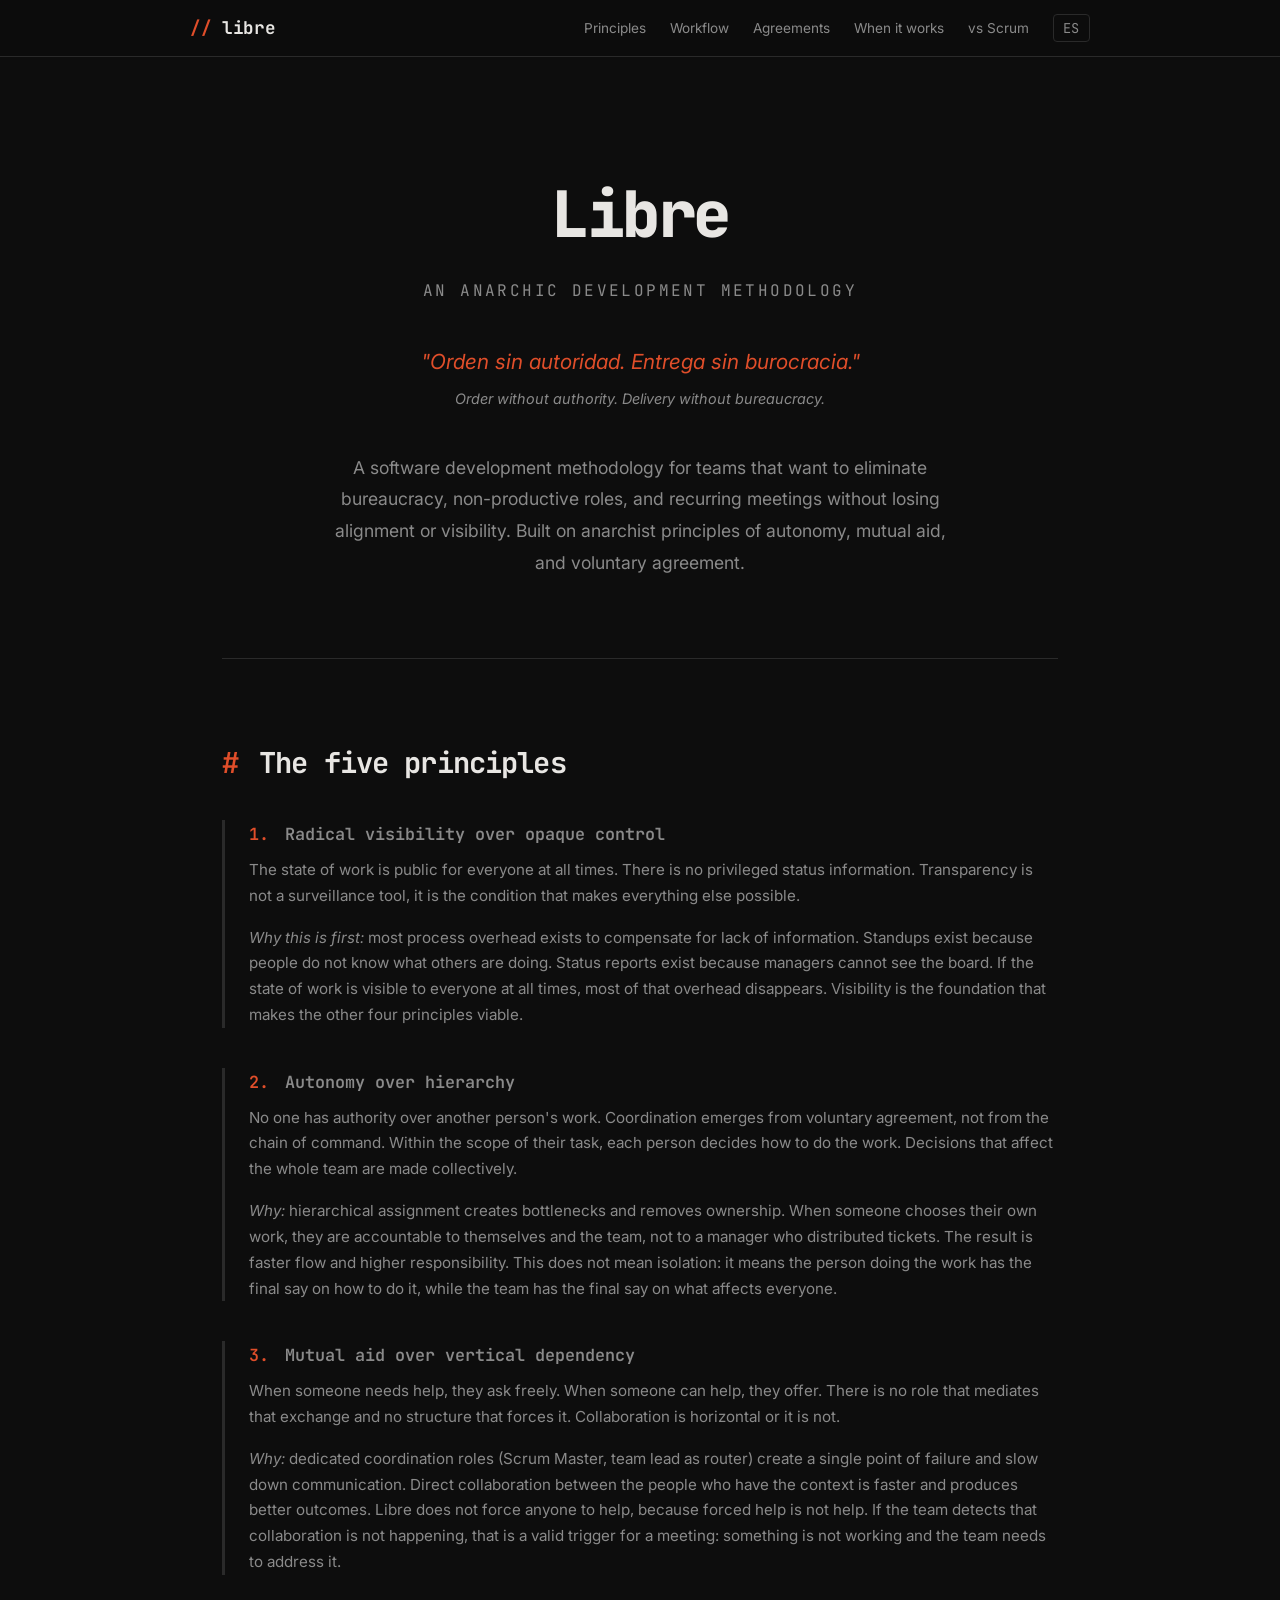
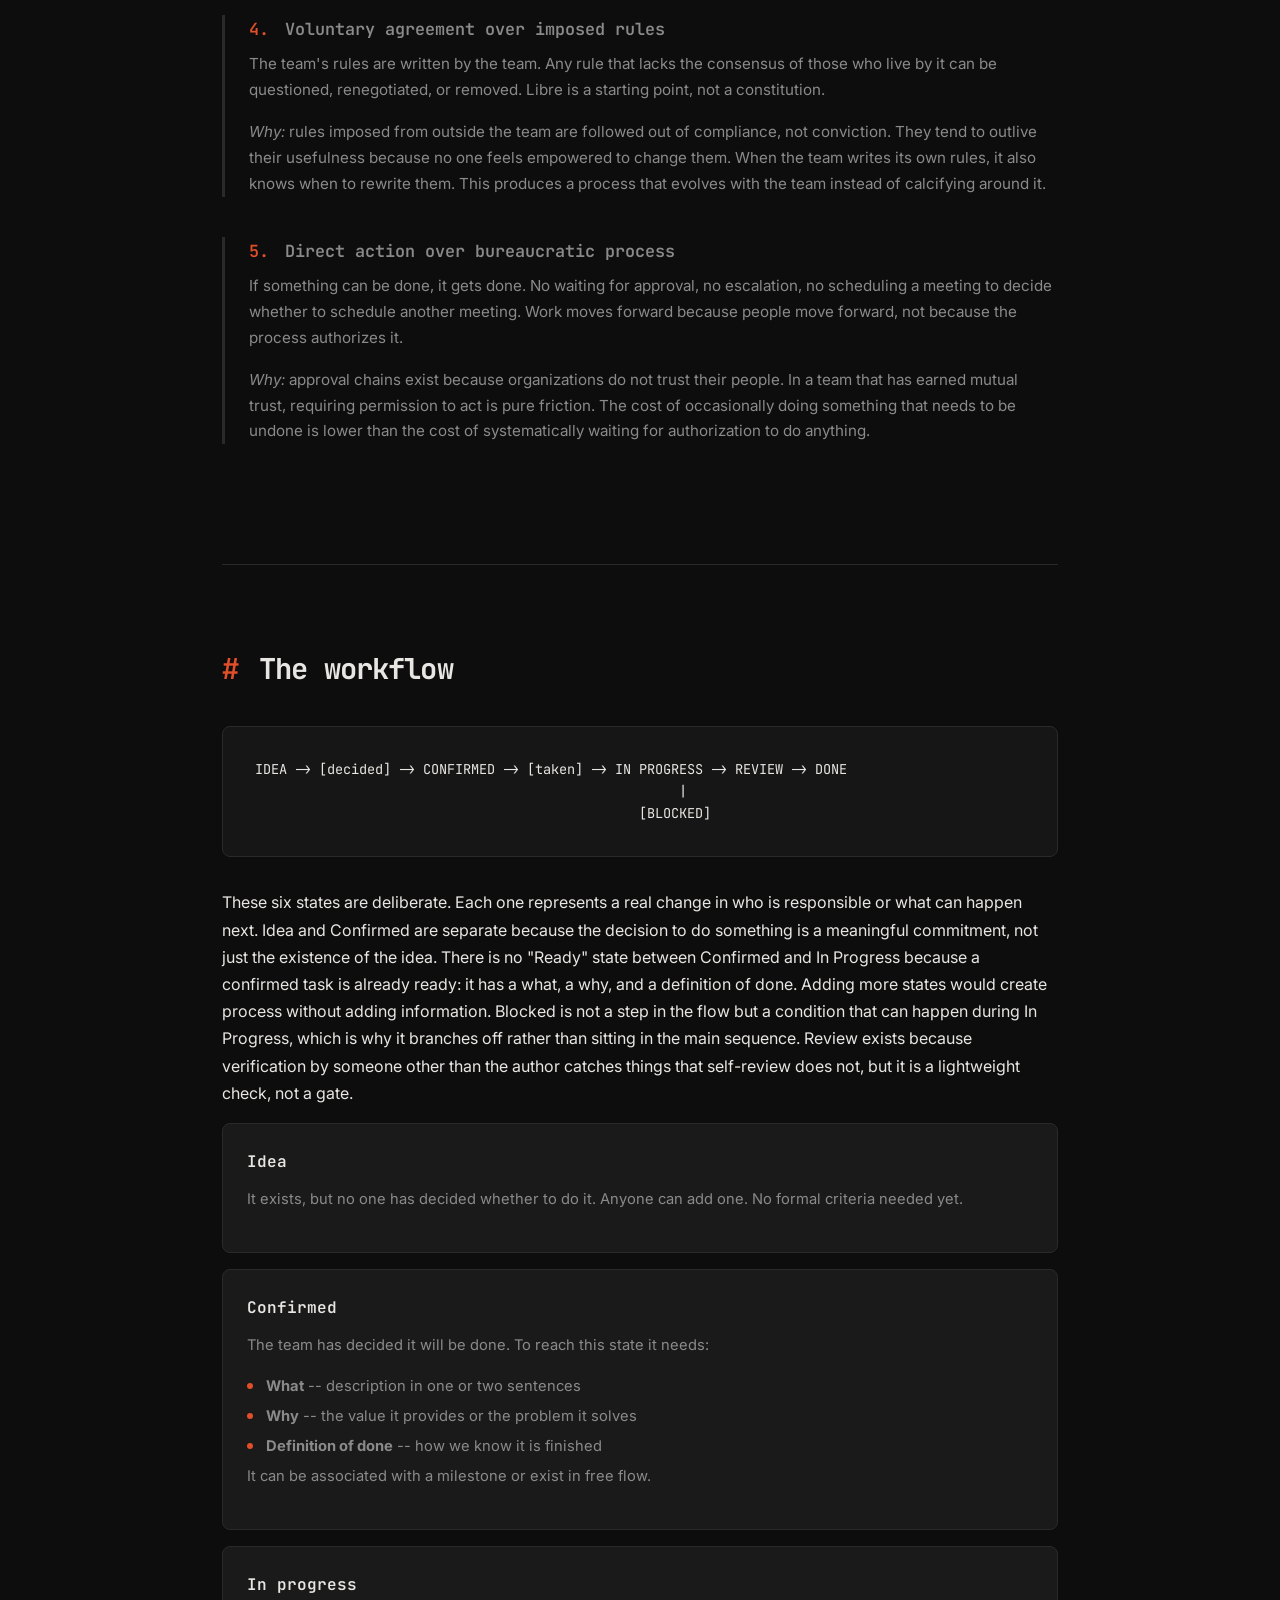
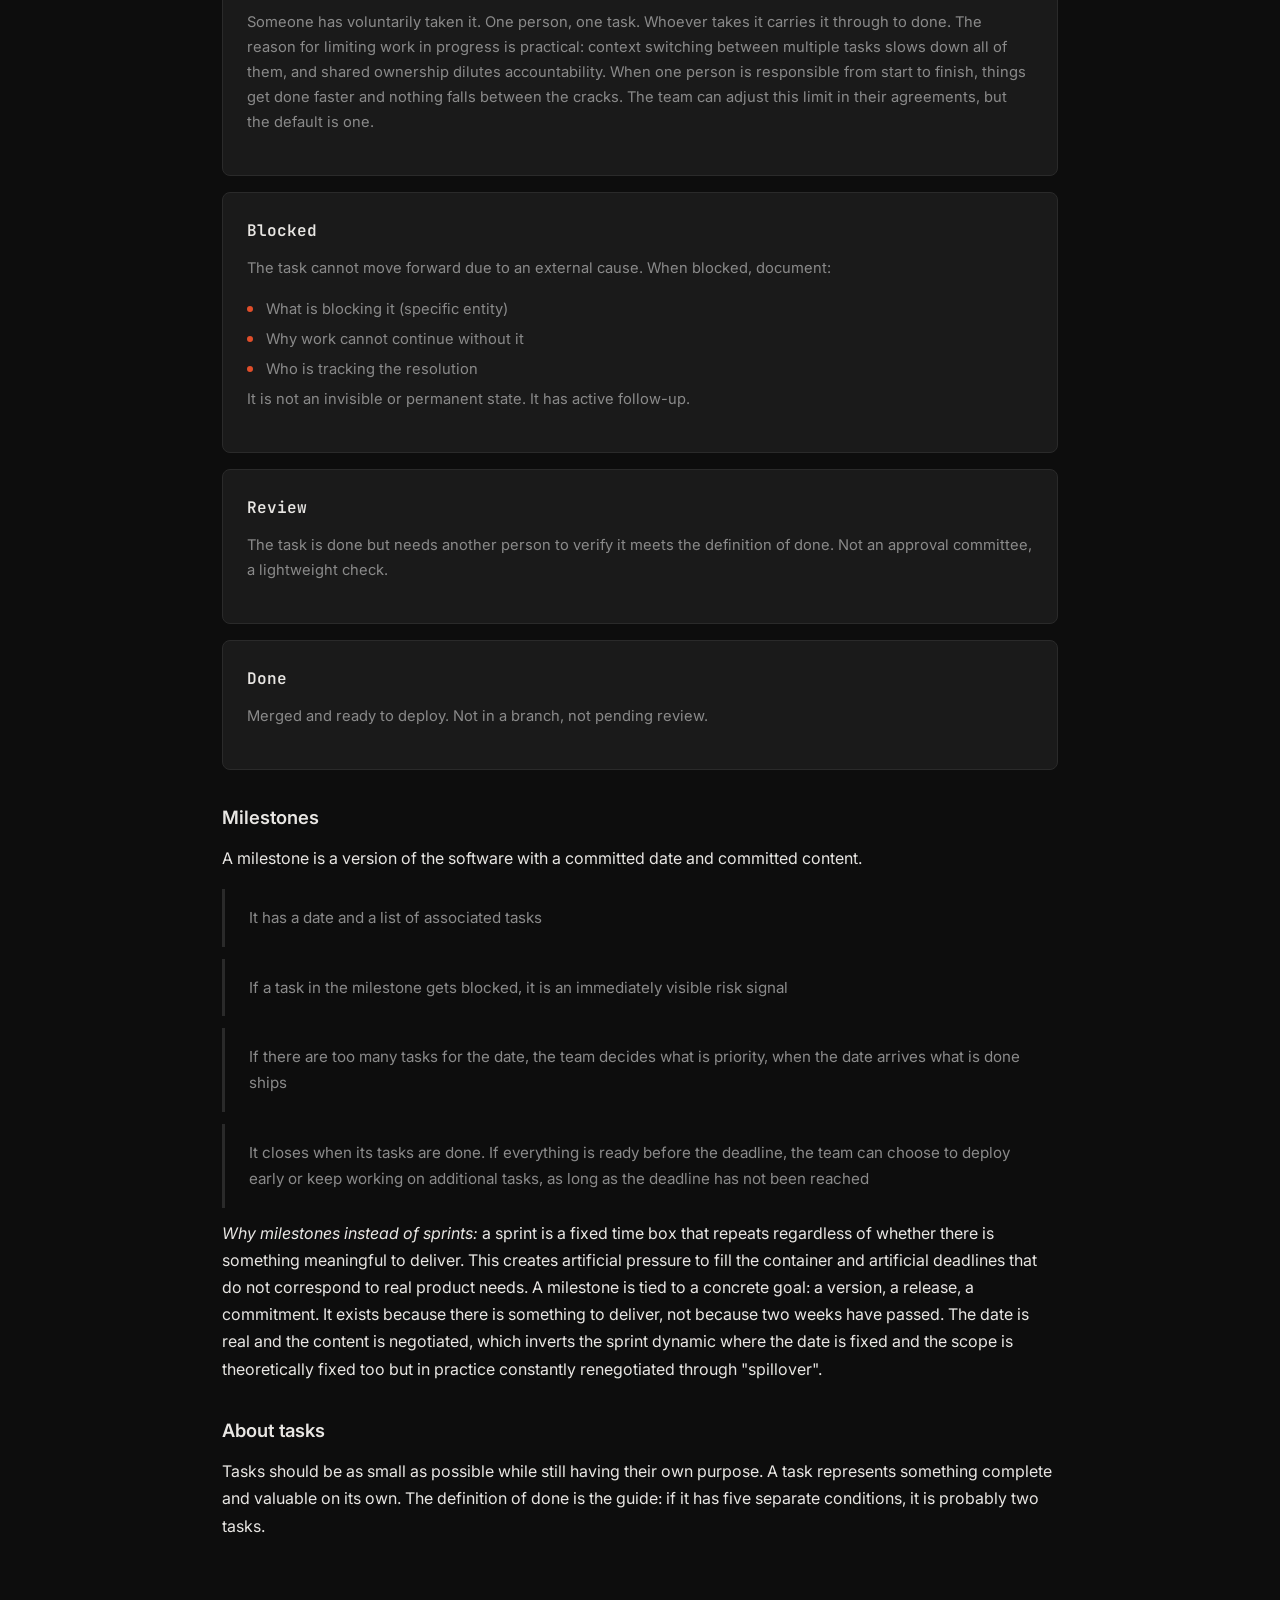
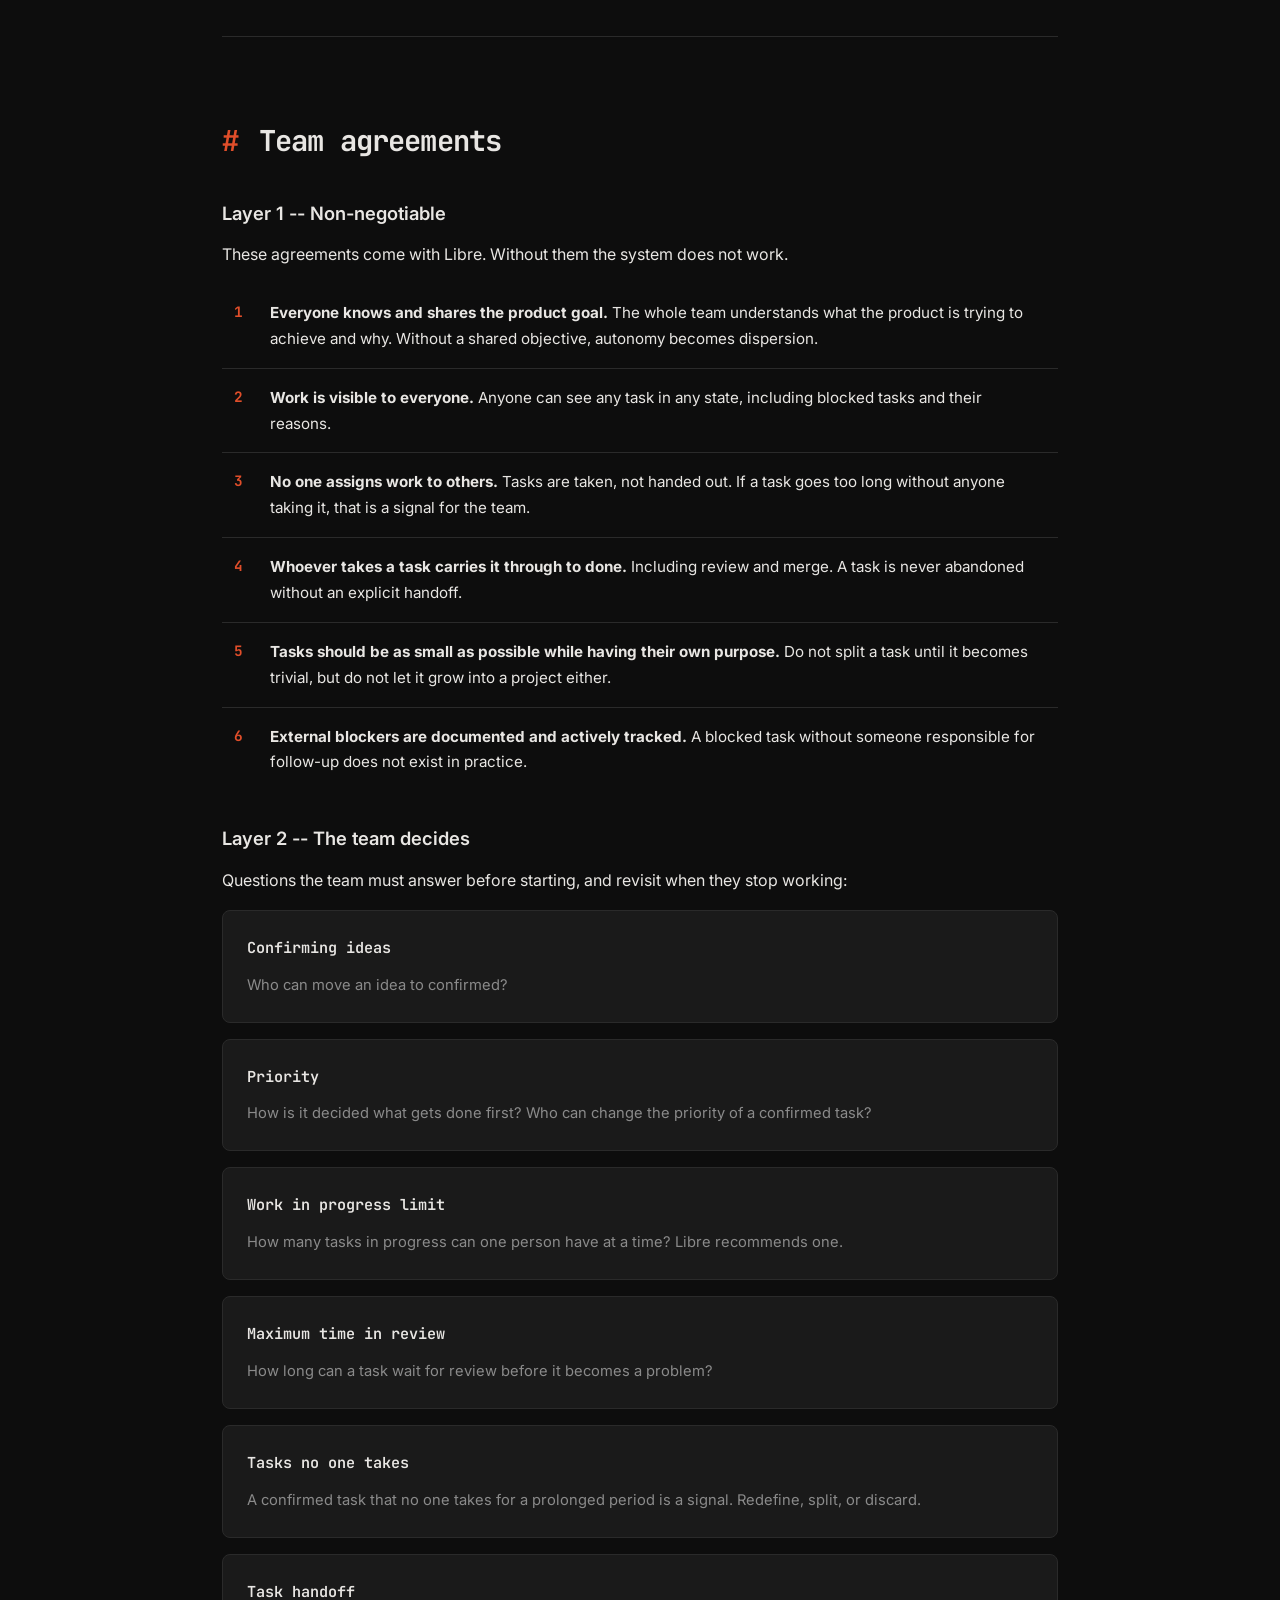
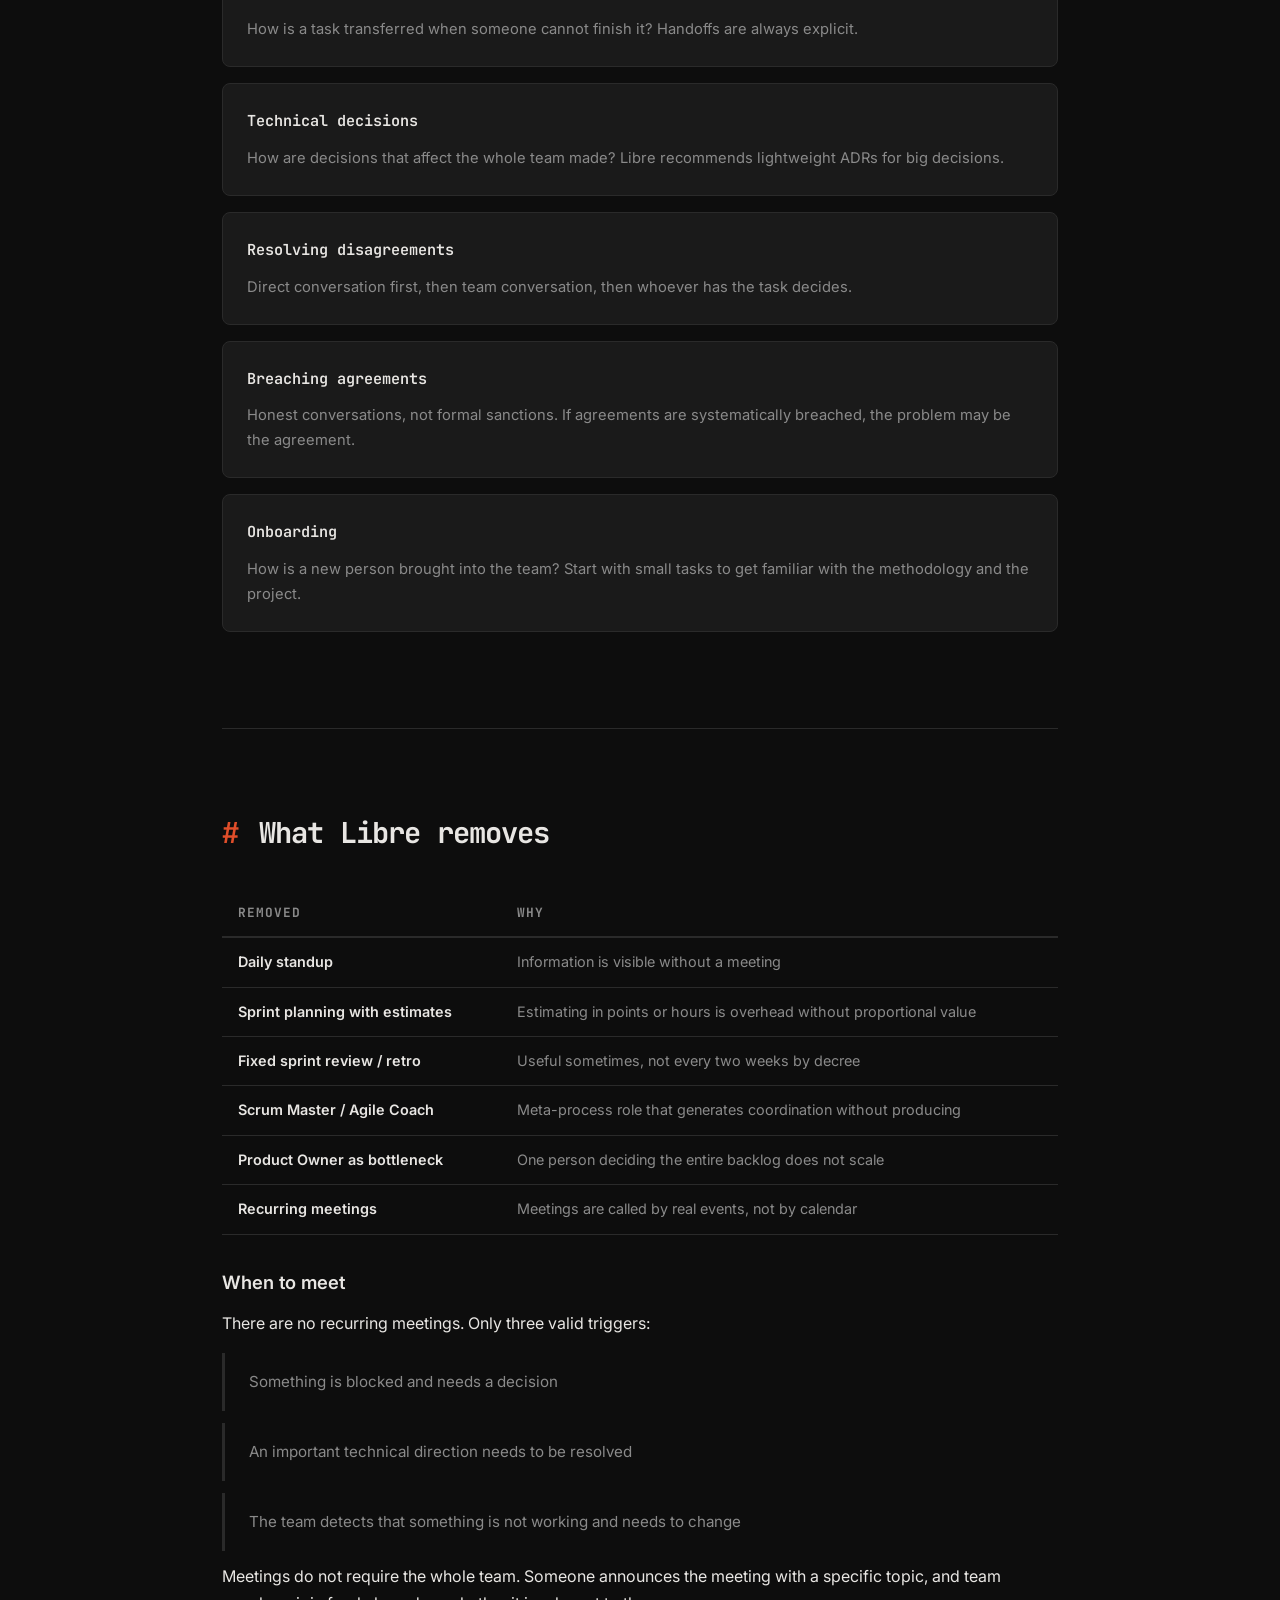
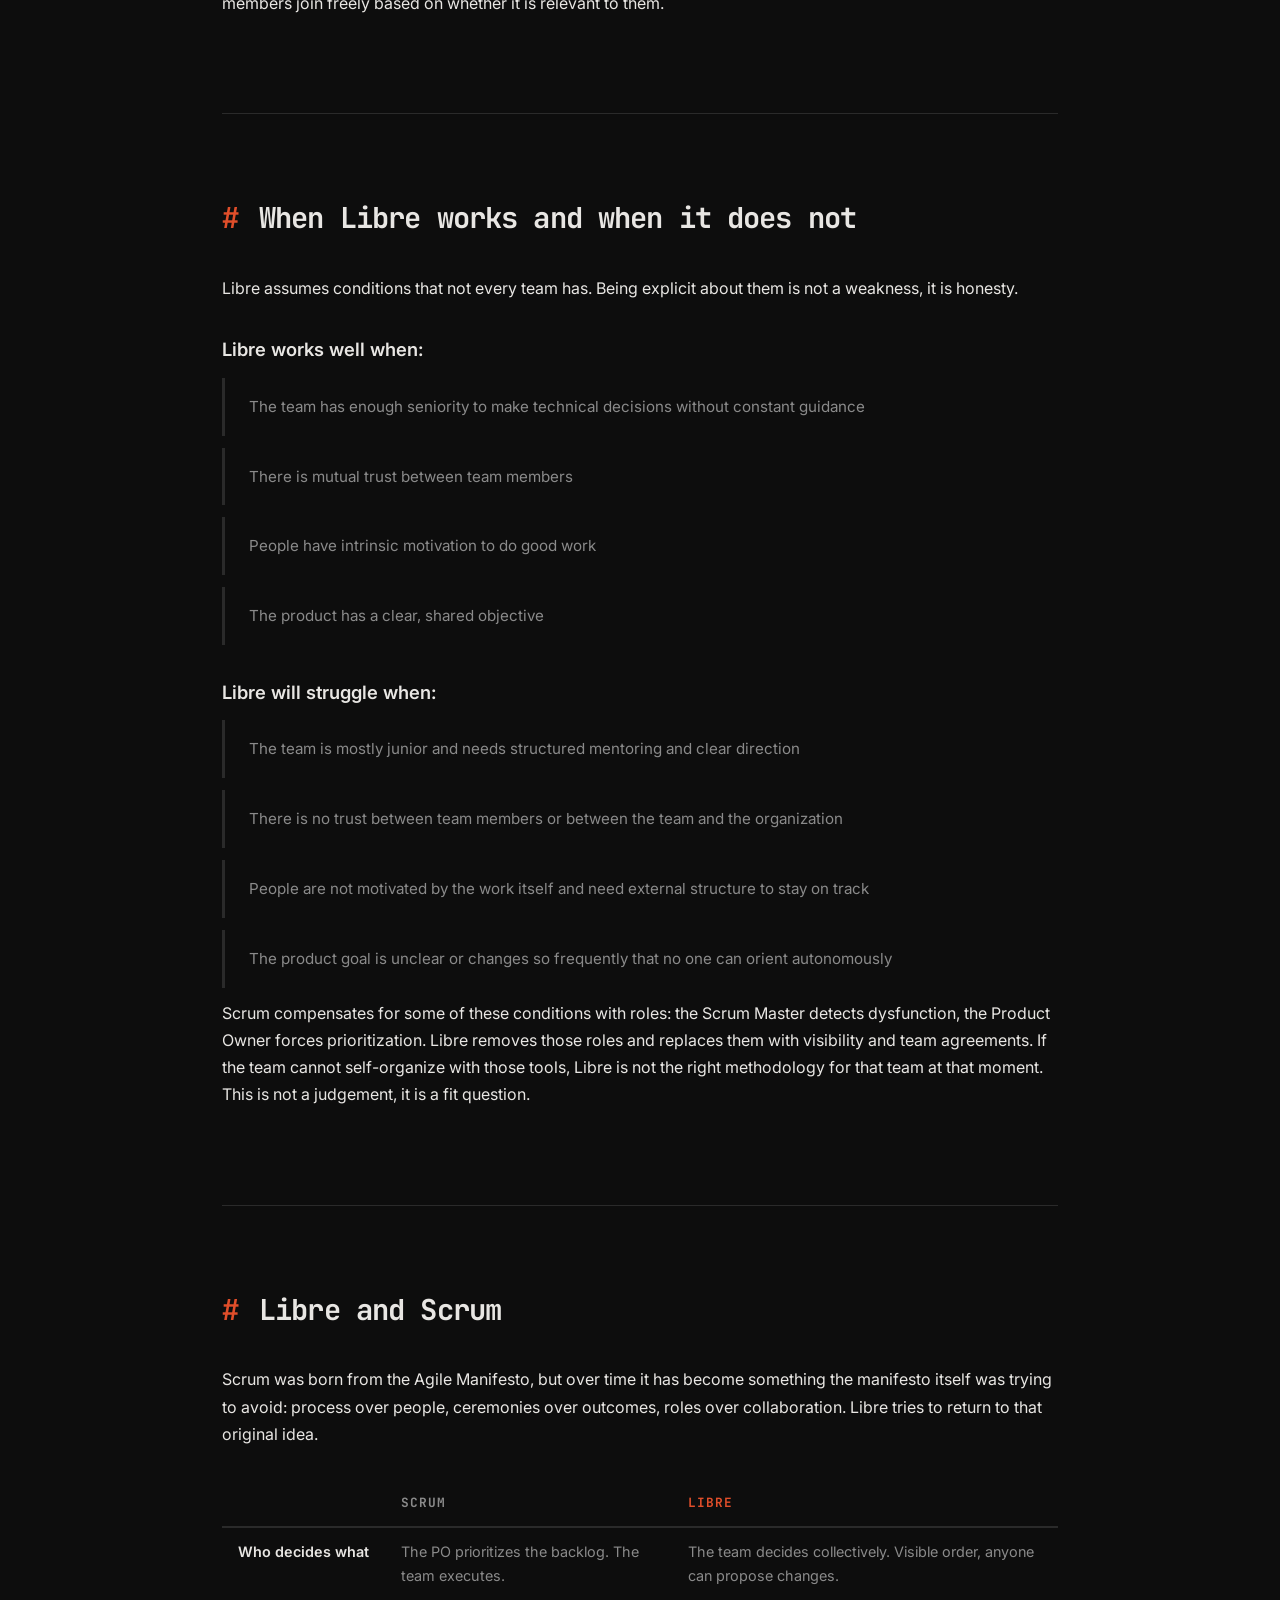
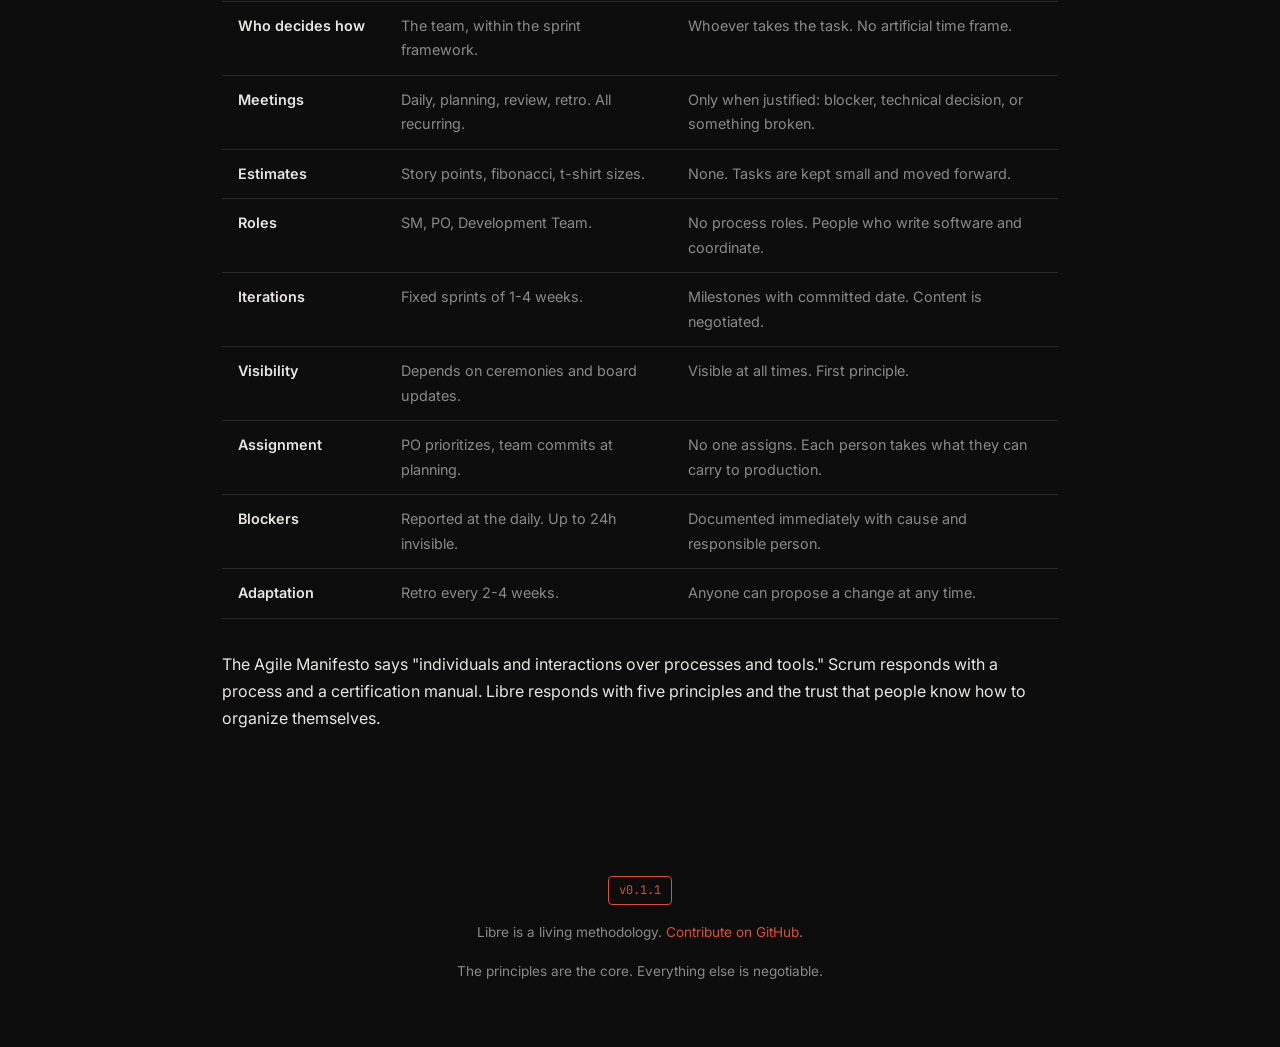
<file: docs/index.html>
<!DOCTYPE html>
<html lang="en">
<head>
  <meta charset="UTF-8">
  <meta name="viewport" content="width=device-width, initial-scale=1.0">
  <title>Libre -- An Anarchic Development Methodology</title>
  <meta name="description" content="A software development methodology that eliminates bureaucracy without losing alignment. Order without authority. Delivery without bureaucracy.">
  <link rel="preconnect" href="https://fonts.googleapis.com">
  <link rel="preconnect" href="https://fonts.gstatic.com" crossorigin>
  <link href="https://fonts.googleapis.com/css2?family=Inter:wght@400;500;600;700&family=JetBrains+Mono:wght@400;500;600;700;800&display=swap" rel="stylesheet">
  <link rel="stylesheet" href="style.css">
</head>
<body>

<nav>
  <div class="nav-inner">
    <a href="#" class="logo"><span>//</span> libre</a>
    <ul class="nav-links">
      <li><a href="#principles">Principles</a></li>
      <li><a href="#workflow">Workflow</a></li>
      <li><a href="#agreements">Agreements</a></li>
      <li><a href="#when">When it works</a></li>
      <li><a href="#comparison">vs Scrum</a></li>
      <li><a href="es/" class="lang-switch">ES</a></li>
    </ul>
  </div>
</nav>

<main>

  <!-- HERO -->
  <section class="hero">
    <h1>Libre</h1>
    <p class="subtitle">An Anarchic Development Methodology</p>
    <blockquote>"Orden sin autoridad. Entrega sin burocracia."</blockquote>
    <p class="quote-translation">Order without authority. Delivery without bureaucracy.</p>
    <p class="intro">A software development methodology for teams that want to eliminate bureaucracy, non-productive roles, and recurring meetings without losing alignment or visibility. Built on anarchist principles of autonomy, mutual aid, and voluntary agreement.</p>
  </section>

  <!-- PRINCIPLES -->
  <section id="principles">
    <h2><span class="section-number">#</span> The five principles</h2>

    <div class="principle">
      <p class="principle-name"><span class="principle-number">1.</span> Radical visibility over opaque control</p>
      <p>The state of work is public for everyone at all times. There is no privileged status information. Transparency is not a surveillance tool, it is the condition that makes everything else possible.</p>
      <p class="principle-why"><em>Why this is first:</em> most process overhead exists to compensate for lack of information. Standups exist because people do not know what others are doing. Status reports exist because managers cannot see the board. If the state of work is visible to everyone at all times, most of that overhead disappears. Visibility is the foundation that makes the other four principles viable.</p>
    </div>

    <div class="principle">
      <p class="principle-name"><span class="principle-number">2.</span> Autonomy over hierarchy</p>
      <p>No one has authority over another person's work. Coordination emerges from voluntary agreement, not from the chain of command. Within the scope of their task, each person decides how to do the work. Decisions that affect the whole team are made collectively.</p>
      <p class="principle-why"><em>Why:</em> hierarchical assignment creates bottlenecks and removes ownership. When someone chooses their own work, they are accountable to themselves and the team, not to a manager who distributed tickets. The result is faster flow and higher responsibility. This does not mean isolation: it means the person doing the work has the final say on how to do it, while the team has the final say on what affects everyone.</p>
    </div>

    <div class="principle">
      <p class="principle-name"><span class="principle-number">3.</span> Mutual aid over vertical dependency</p>
      <p>When someone needs help, they ask freely. When someone can help, they offer. There is no role that mediates that exchange and no structure that forces it. Collaboration is horizontal or it is not.</p>
      <p class="principle-why"><em>Why:</em> dedicated coordination roles (Scrum Master, team lead as router) create a single point of failure and slow down communication. Direct collaboration between the people who have the context is faster and produces better outcomes. Libre does not force anyone to help, because forced help is not help. If the team detects that collaboration is not happening, that is a valid trigger for a meeting: something is not working and the team needs to address it.</p>
    </div>

    <div class="principle">
      <p class="principle-name"><span class="principle-number">4.</span> Voluntary agreement over imposed rules</p>
      <p>The team's rules are written by the team. Any rule that lacks the consensus of those who live by it can be questioned, renegotiated, or removed. Libre is a starting point, not a constitution.</p>
      <p class="principle-why"><em>Why:</em> rules imposed from outside the team are followed out of compliance, not conviction. They tend to outlive their usefulness because no one feels empowered to change them. When the team writes its own rules, it also knows when to rewrite them. This produces a process that evolves with the team instead of calcifying around it.</p>
    </div>

    <div class="principle">
      <p class="principle-name"><span class="principle-number">5.</span> Direct action over bureaucratic process</p>
      <p>If something can be done, it gets done. No waiting for approval, no escalation, no scheduling a meeting to decide whether to schedule another meeting. Work moves forward because people move forward, not because the process authorizes it.</p>
      <p class="principle-why"><em>Why:</em> approval chains exist because organizations do not trust their people. In a team that has earned mutual trust, requiring permission to act is pure friction. The cost of occasionally doing something that needs to be undone is lower than the cost of systematically waiting for authorization to do anything.</p>
    </div>
  </section>

  <!-- WORKFLOW -->
  <section id="workflow">
    <h2><span class="section-number">#</span> The workflow</h2>

    <div class="flow-diagram">
      <pre>IDEA -> [decided] -> CONFIRMED -> [taken] -> IN PROGRESS -> REVIEW -> DONE
                                                     |
                                                [BLOCKED]</pre>
    </div>

    <p class="workflow-rationale">These six states are deliberate. Each one represents a real change in who is responsible or what can happen next. Idea and Confirmed are separate because the decision to do something is a meaningful commitment, not just the existence of the idea. There is no "Ready" state between Confirmed and In Progress because a confirmed task is already ready: it has a what, a why, and a definition of done. Adding more states would create process without adding information. Blocked is not a step in the flow but a condition that can happen during In Progress, which is why it branches off rather than sitting in the main sequence. Review exists because verification by someone other than the author catches things that self-review does not, but it is a lightweight check, not a gate.</p>

    <div class="state-card">
      <h3>Idea</h3>
      <p>It exists, but no one has decided whether to do it. Anyone can add one. No formal criteria needed yet.</p>
    </div>

    <div class="state-card">
      <h3>Confirmed</h3>
      <p>The team has decided it will be done. To reach this state it needs:</p>
      <ul>
        <li><strong>What</strong> -- description in one or two sentences</li>
        <li><strong>Why</strong> -- the value it provides or the problem it solves</li>
        <li><strong>Definition of done</strong> -- how we know it is finished</li>
      </ul>
      <p>It can be associated with a milestone or exist in free flow.</p>
    </div>

    <div class="state-card">
      <h3>In progress</h3>
      <p>Someone has voluntarily taken it. One person, one task. Whoever takes it carries it through to done. The reason for limiting work in progress is practical: context switching between multiple tasks slows down all of them, and shared ownership dilutes accountability. When one person is responsible from start to finish, things get done faster and nothing falls between the cracks. The team can adjust this limit in their agreements, but the default is one.</p>
    </div>

    <div class="state-card">
      <h3>Blocked</h3>
      <p>The task cannot move forward due to an external cause. When blocked, document:</p>
      <ul>
        <li>What is blocking it (specific entity)</li>
        <li>Why work cannot continue without it</li>
        <li>Who is tracking the resolution</li>
      </ul>
      <p>It is not an invisible or permanent state. It has active follow-up.</p>
    </div>

    <div class="state-card">
      <h3>Review</h3>
      <p>The task is done but needs another person to verify it meets the definition of done. Not an approval committee, a lightweight check.</p>
    </div>

    <div class="state-card">
      <h3>Done</h3>
      <p>Merged and ready to deploy. Not in a branch, not pending review.</p>
    </div>

    <h3>Milestones</h3>
    <p>A milestone is a version of the software with a committed date and committed content.</p>
    <ul class="trigger-list">
      <li>It has a date and a list of associated tasks</li>
      <li>If a task in the milestone gets blocked, it is an immediately visible risk signal</li>
      <li>If there are too many tasks for the date, the team decides what is priority, when the date arrives what is done ships</li>
      <li>It closes when its tasks are done. If everything is ready before the deadline, the team can choose to deploy early or keep working on additional tasks, as long as the deadline has not been reached</li>
    </ul>
    <p class="milestone-rationale"><em>Why milestones instead of sprints:</em> a sprint is a fixed time box that repeats regardless of whether there is something meaningful to deliver. This creates artificial pressure to fill the container and artificial deadlines that do not correspond to real product needs. A milestone is tied to a concrete goal: a version, a release, a commitment. It exists because there is something to deliver, not because two weeks have passed. The date is real and the content is negotiated, which inverts the sprint dynamic where the date is fixed and the scope is theoretically fixed too but in practice constantly renegotiated through "spillover".</p>

    <h3>About tasks</h3>
    <p>Tasks should be as small as possible while still having their own purpose. A task represents something complete and valuable on its own. The definition of done is the guide: if it has five separate conditions, it is probably two tasks.</p>
  </section>

  <!-- AGREEMENTS -->
  <section id="agreements">
    <h2><span class="section-number">#</span> Team agreements</h2>

    <h3>Layer 1 -- Non-negotiable</h3>
    <p>These agreements come with Libre. Without them the system does not work.</p>

    <ol class="non-negotiable-list">
      <li><strong>Everyone knows and shares the product goal.</strong> The whole team understands what the product is trying to achieve and why. Without a shared objective, autonomy becomes dispersion.</li>
      <li><strong>Work is visible to everyone.</strong> Anyone can see any task in any state, including blocked tasks and their reasons.</li>
      <li><strong>No one assigns work to others.</strong> Tasks are taken, not handed out. If a task goes too long without anyone taking it, that is a signal for the team.</li>
      <li><strong>Whoever takes a task carries it through to done.</strong> Including review and merge. A task is never abandoned without an explicit handoff.</li>
      <li><strong>Tasks should be as small as possible while having their own purpose.</strong> Do not split a task until it becomes trivial, but do not let it grow into a project either.</li>
      <li><strong>External blockers are documented and actively tracked.</strong> A blocked task without someone responsible for follow-up does not exist in practice.</li>
    </ol>

    <h3>Layer 2 -- The team decides</h3>
    <p>Questions the team must answer before starting, and revisit when they stop working:</p>

    <div class="agreement-item">
      <h3>Confirming ideas</h3>
      <p>Who can move an idea to confirmed?</p>
    </div>

    <div class="agreement-item">
      <h3>Priority</h3>
      <p>How is it decided what gets done first? Who can change the priority of a confirmed task?</p>
    </div>

    <div class="agreement-item">
      <h3>Work in progress limit</h3>
      <p>How many tasks in progress can one person have at a time? Libre recommends one.</p>
    </div>

    <div class="agreement-item">
      <h3>Maximum time in review</h3>
      <p>How long can a task wait for review before it becomes a problem?</p>
    </div>

    <div class="agreement-item">
      <h3>Tasks no one takes</h3>
      <p>A confirmed task that no one takes for a prolonged period is a signal. Redefine, split, or discard.</p>
    </div>

    <div class="agreement-item">
      <h3>Task handoff</h3>
      <p>How is a task transferred when someone cannot finish it? Handoffs are always explicit.</p>
    </div>

    <div class="agreement-item">
      <h3>Technical decisions</h3>
      <p>How are decisions that affect the whole team made? Libre recommends lightweight ADRs for big decisions.</p>
    </div>

    <div class="agreement-item">
      <h3>Resolving disagreements</h3>
      <p>Direct conversation first, then team conversation, then whoever has the task decides.</p>
    </div>

    <div class="agreement-item">
      <h3>Breaching agreements</h3>
      <p>Honest conversations, not formal sanctions. If agreements are systematically breached, the problem may be the agreement.</p>
    </div>

    <div class="agreement-item">
      <h3>Onboarding</h3>
      <p>How is a new person brought into the team? Start with small tasks to get familiar with the methodology and the project.</p>
    </div>
  </section>

  <!-- WHAT LIBRE REMOVES -->
  <section id="removes">
    <h2><span class="section-number">#</span> What Libre removes</h2>

    <div class="table-wrapper">
      <table>
        <thead>
          <tr>
            <th>Removed</th>
            <th>Why</th>
          </tr>
        </thead>
        <tbody>
          <tr><td>Daily standup</td><td>Information is visible without a meeting</td></tr>
          <tr><td>Sprint planning with estimates</td><td>Estimating in points or hours is overhead without proportional value</td></tr>
          <tr><td>Fixed sprint review / retro</td><td>Useful sometimes, not every two weeks by decree</td></tr>
          <tr><td>Scrum Master / Agile Coach</td><td>Meta-process role that generates coordination without producing</td></tr>
          <tr><td>Product Owner as bottleneck</td><td>One person deciding the entire backlog does not scale</td></tr>
          <tr><td>Recurring meetings</td><td>Meetings are called by real events, not by calendar</td></tr>
        </tbody>
      </table>
    </div>

    <h3>When to meet</h3>
    <p>There are no recurring meetings. Only three valid triggers:</p>
    <ol class="trigger-list">
      <li>Something is blocked and needs a decision</li>
      <li>An important technical direction needs to be resolved</li>
      <li>The team detects that something is not working and needs to change</li>
    </ol>
    <p>Meetings do not require the whole team. Someone announces the meeting with a specific topic, and team members join freely based on whether it is relevant to them.</p>
  </section>

  <!-- WHEN LIBRE WORKS -->
  <section id="when">
    <h2><span class="section-number">#</span> When Libre works and when it does not</h2>

    <p>Libre assumes conditions that not every team has. Being explicit about them is not a weakness, it is honesty.</p>

    <h3>Libre works well when:</h3>
    <ul class="trigger-list">
      <li>The team has enough seniority to make technical decisions without constant guidance</li>
      <li>There is mutual trust between team members</li>
      <li>People have intrinsic motivation to do good work</li>
      <li>The product has a clear, shared objective</li>
    </ul>

    <h3>Libre will struggle when:</h3>
    <ul class="trigger-list">
      <li>The team is mostly junior and needs structured mentoring and clear direction</li>
      <li>There is no trust between team members or between the team and the organization</li>
      <li>People are not motivated by the work itself and need external structure to stay on track</li>
      <li>The product goal is unclear or changes so frequently that no one can orient autonomously</li>
    </ul>

    <p>Scrum compensates for some of these conditions with roles: the Scrum Master detects dysfunction, the Product Owner forces prioritization. Libre removes those roles and replaces them with visibility and team agreements. If the team cannot self-organize with those tools, Libre is not the right methodology for that team at that moment. This is not a judgement, it is a fit question.</p>
  </section>

  <!-- COMPARISON -->
  <section id="comparison">
    <h2><span class="section-number">#</span> Libre and Scrum</h2>

    <p>Scrum was born from the Agile Manifesto, but over time it has become something the manifesto itself was trying to avoid: process over people, ceremonies over outcomes, roles over collaboration. Libre tries to return to that original idea.</p>

    <div class="table-wrapper">
      <table class="comparison-table">
        <thead>
          <tr>
            <th></th>
            <th>Scrum</th>
            <th>Libre</th>
          </tr>
        </thead>
        <tbody>
          <tr>
            <td>Who decides what</td>
            <td>The PO prioritizes the backlog. The team executes.</td>
            <td>The team decides collectively. Visible order, anyone can propose changes.</td>
          </tr>
          <tr>
            <td>Who decides how</td>
            <td>The team, within the sprint framework.</td>
            <td>Whoever takes the task. No artificial time frame.</td>
          </tr>
          <tr>
            <td>Meetings</td>
            <td>Daily, planning, review, retro. All recurring.</td>
            <td>Only when justified: blocker, technical decision, or something broken.</td>
          </tr>
          <tr>
            <td>Estimates</td>
            <td>Story points, fibonacci, t-shirt sizes.</td>
            <td>None. Tasks are kept small and moved forward.</td>
          </tr>
          <tr>
            <td>Roles</td>
            <td>SM, PO, Development Team.</td>
            <td>No process roles. People who write software and coordinate.</td>
          </tr>
          <tr>
            <td>Iterations</td>
            <td>Fixed sprints of 1-4 weeks.</td>
            <td>Milestones with committed date. Content is negotiated.</td>
          </tr>
          <tr>
            <td>Visibility</td>
            <td>Depends on ceremonies and board updates.</td>
            <td>Visible at all times. First principle.</td>
          </tr>
          <tr>
            <td>Assignment</td>
            <td>PO prioritizes, team commits at planning.</td>
            <td>No one assigns. Each person takes what they can carry to production.</td>
          </tr>
          <tr>
            <td>Blockers</td>
            <td>Reported at the daily. Up to 24h invisible.</td>
            <td>Documented immediately with cause and responsible person.</td>
          </tr>
          <tr>
            <td>Adaptation</td>
            <td>Retro every 2-4 weeks.</td>
            <td>Anyone can propose a change at any time.</td>
          </tr>
        </tbody>
      </table>
    </div>

    <p>The Agile Manifesto says "individuals and interactions over processes and tools." Scrum responds with a process and a certification manual. Libre responds with five principles and the trust that people know how to organize themselves.</p>
  </section>

</main>

<footer>
  <div class="version-badge">v0.1.1</div>
  <p>Libre is a living methodology. <a href="https://github.com/josecriane/libre">Contribute on GitHub</a>.</p>
  <p>The principles are the core. Everything else is negotiable.</p>
</footer>

</body>
</html>
</file>
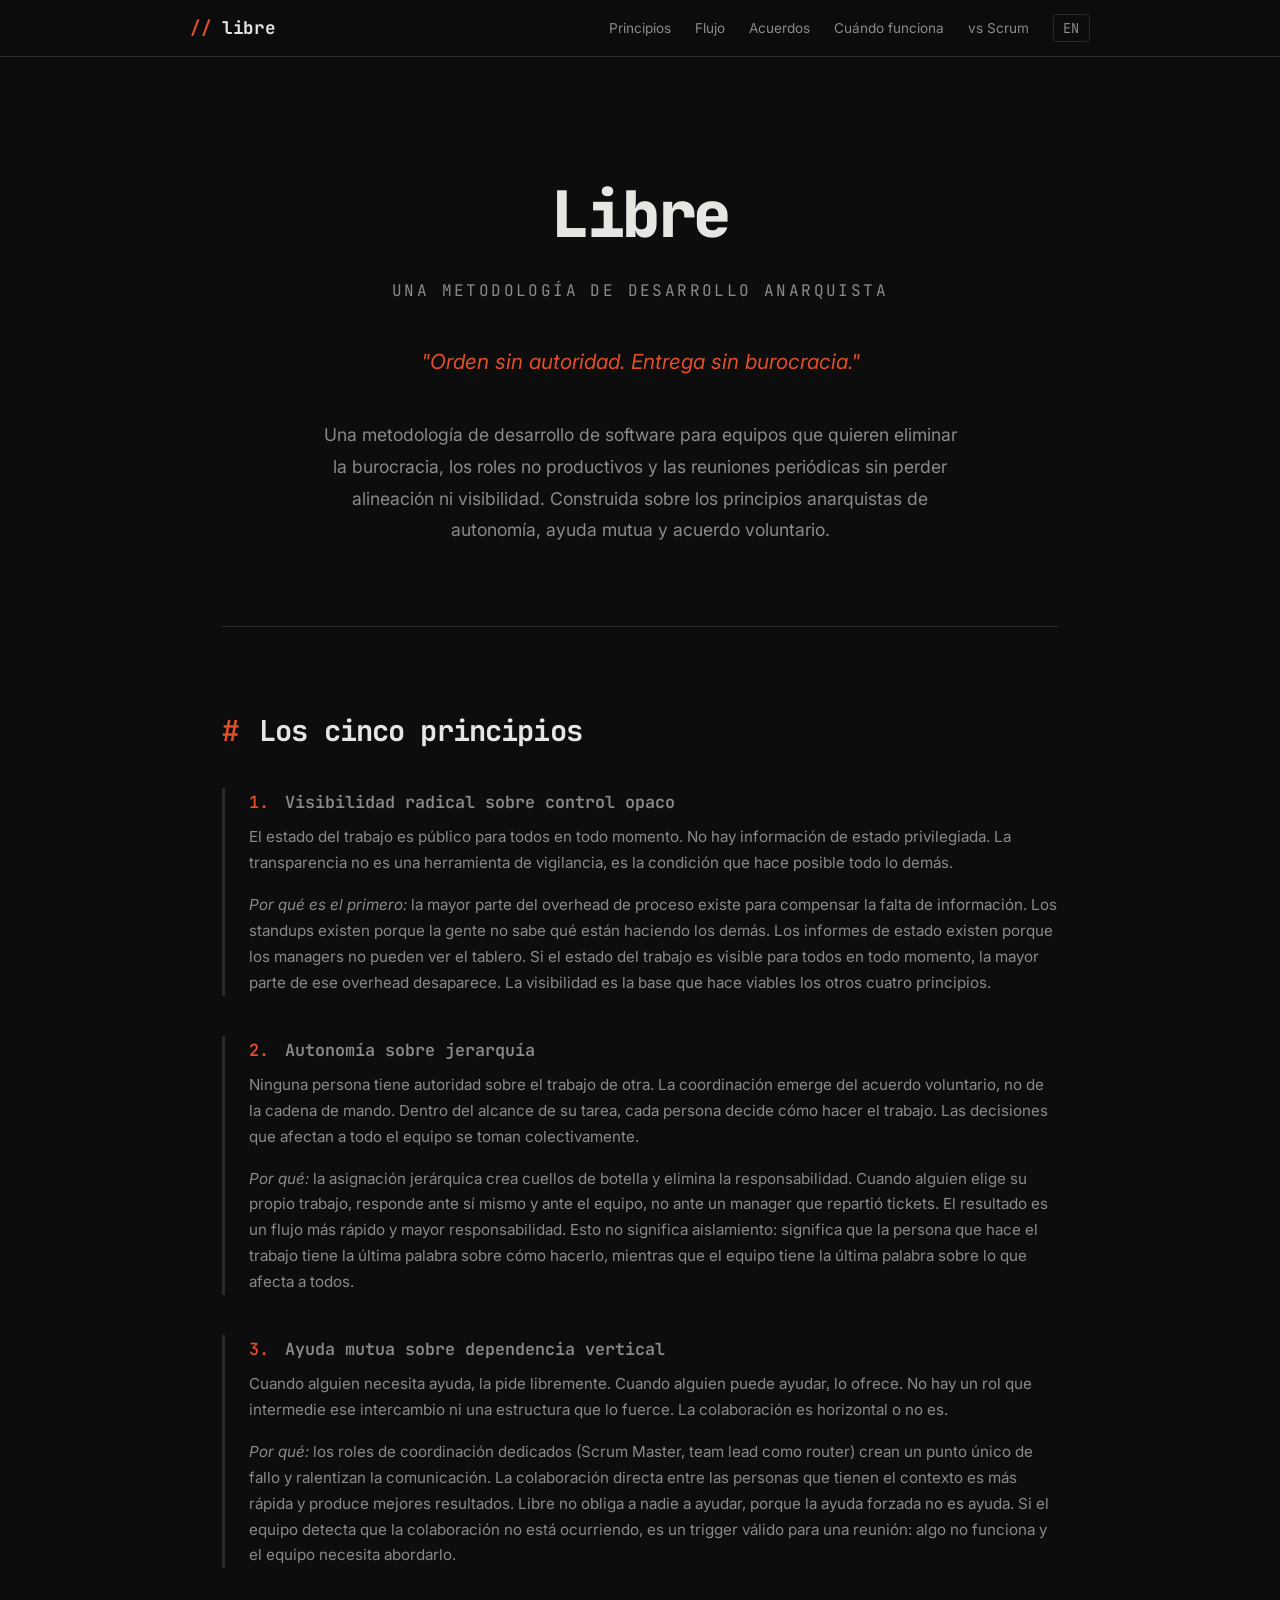
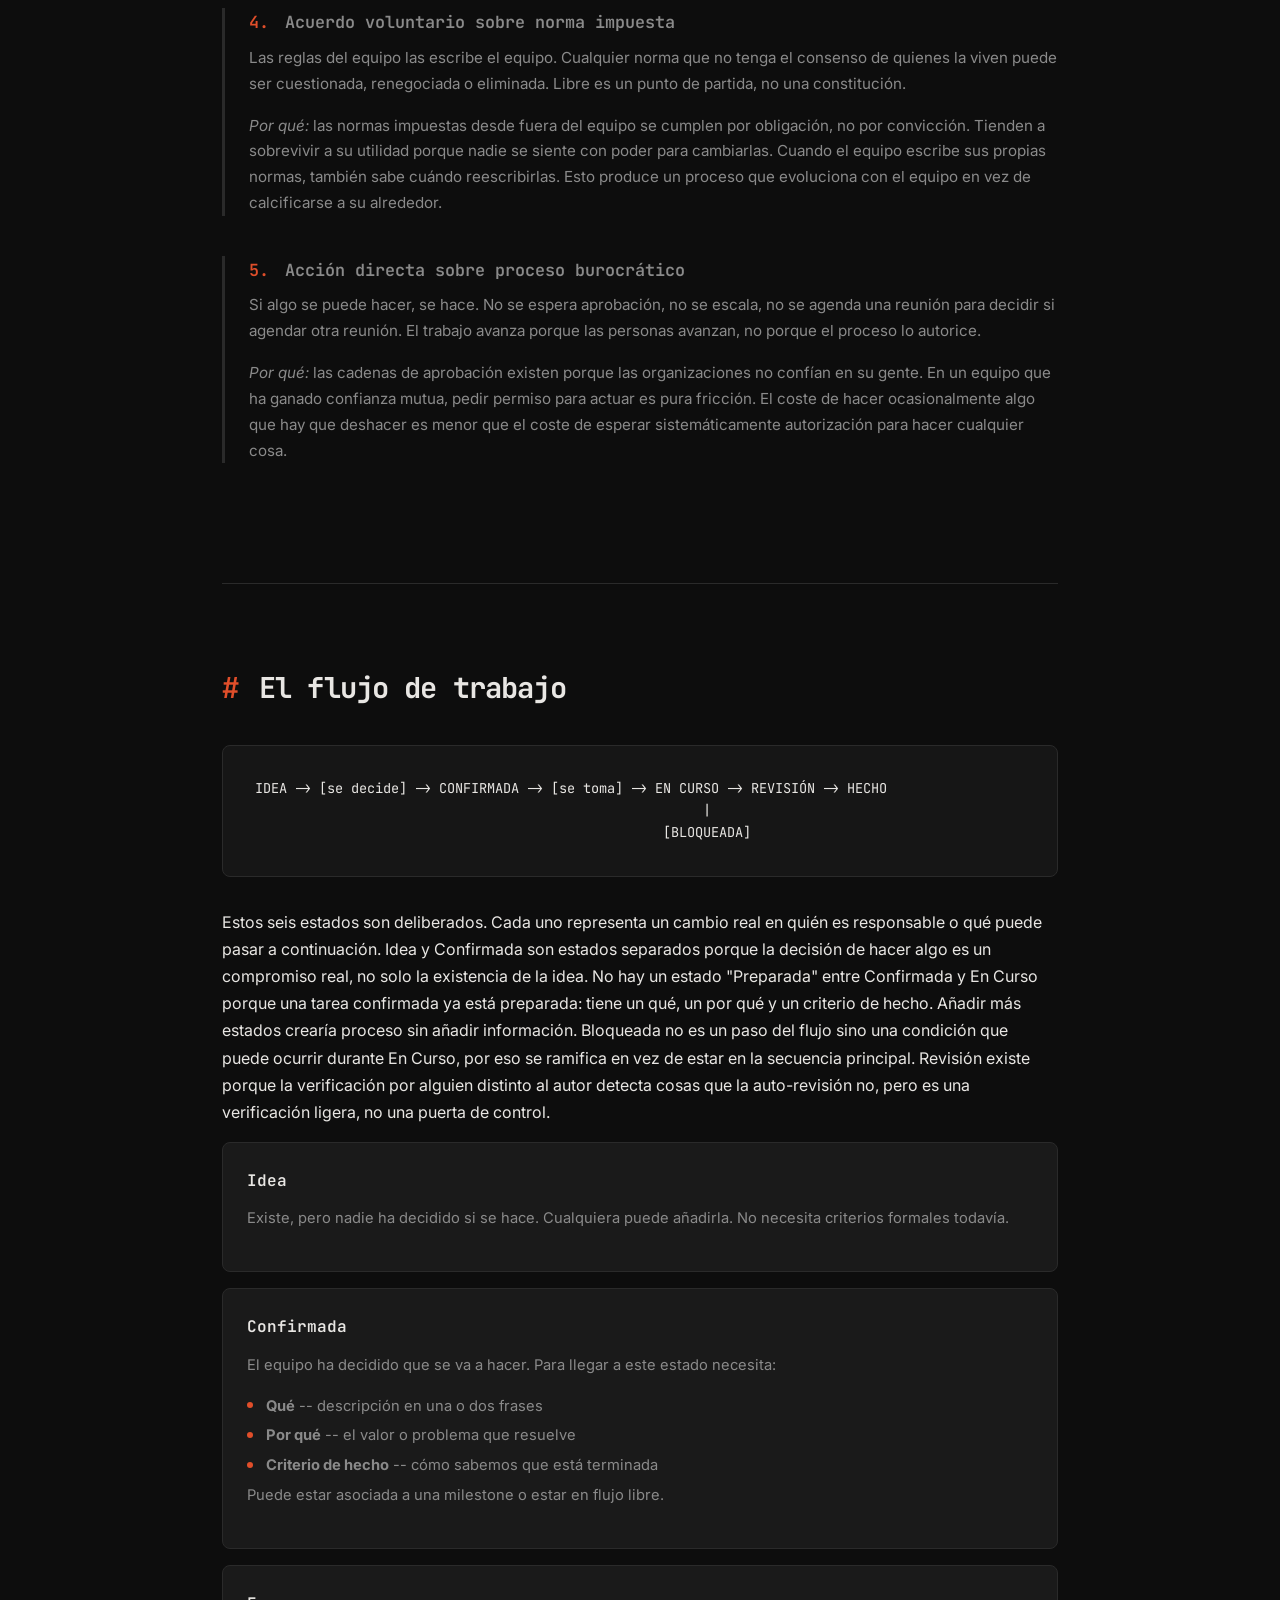
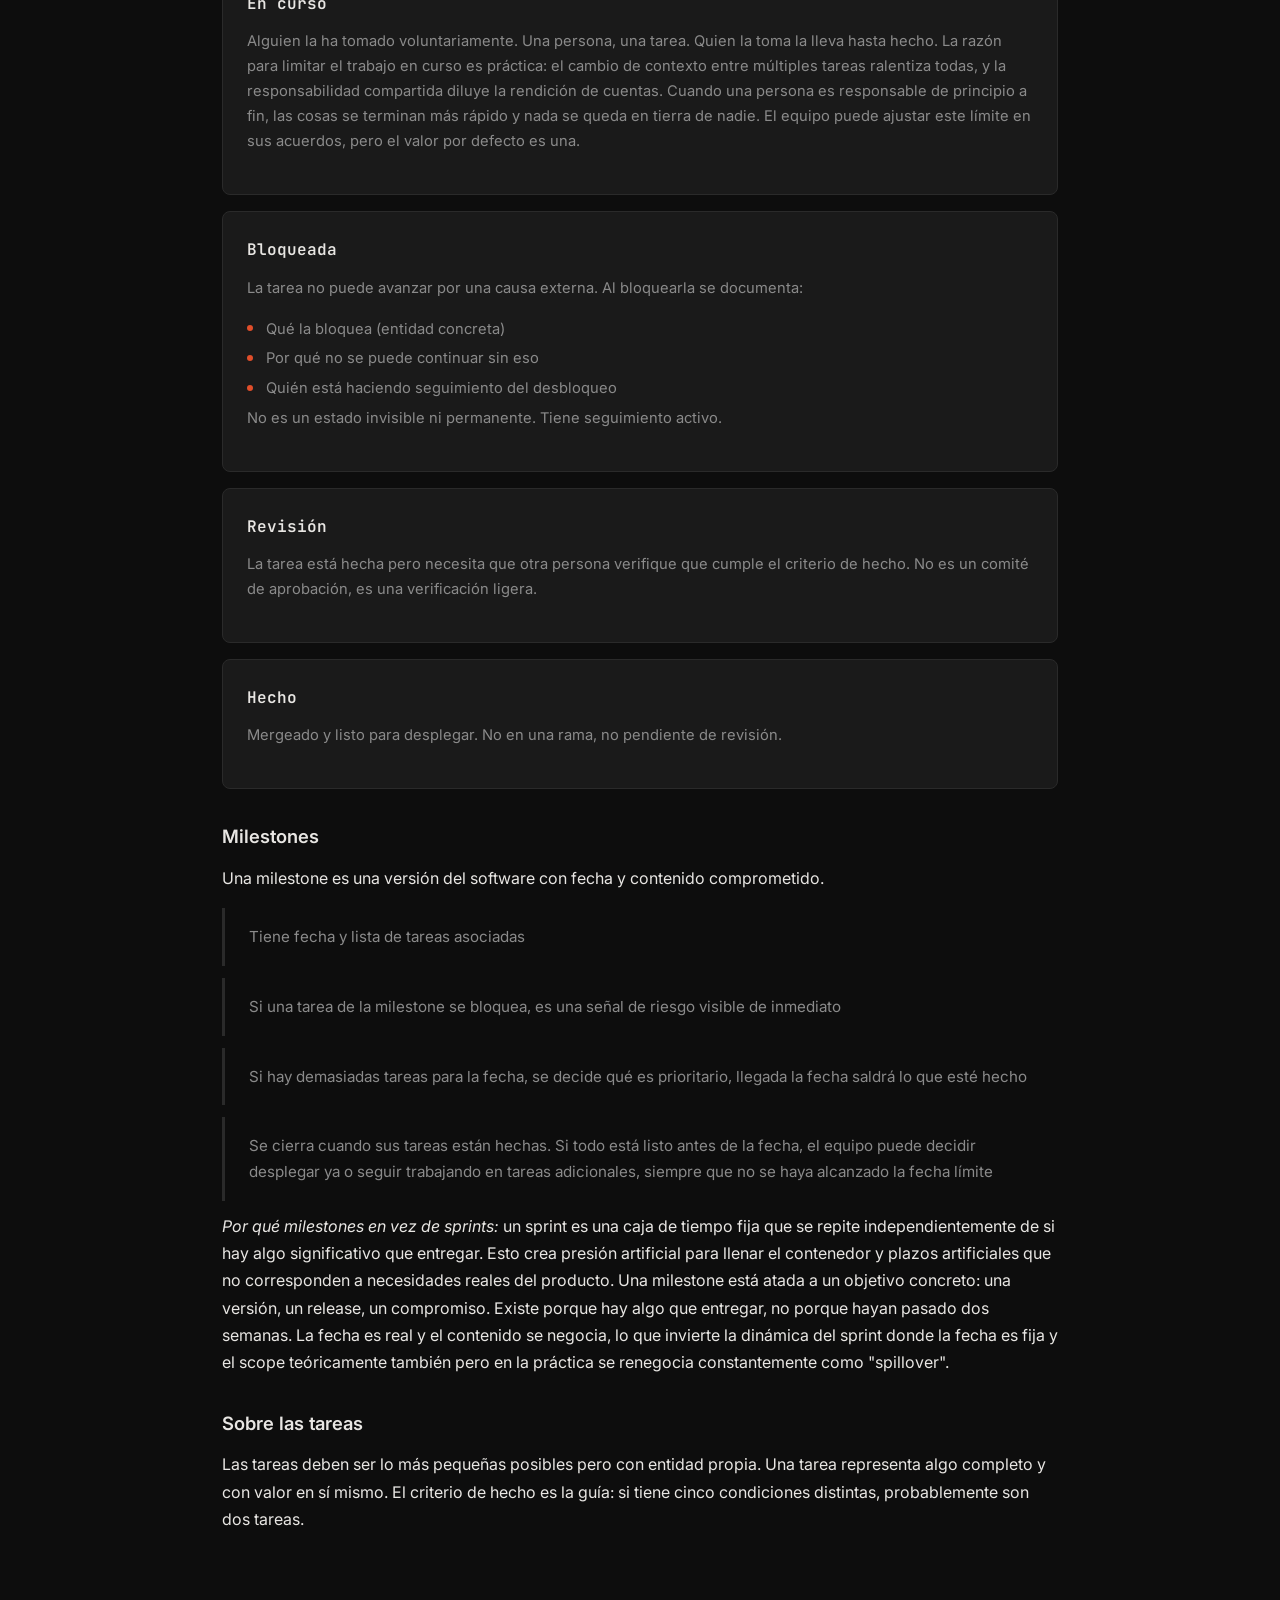
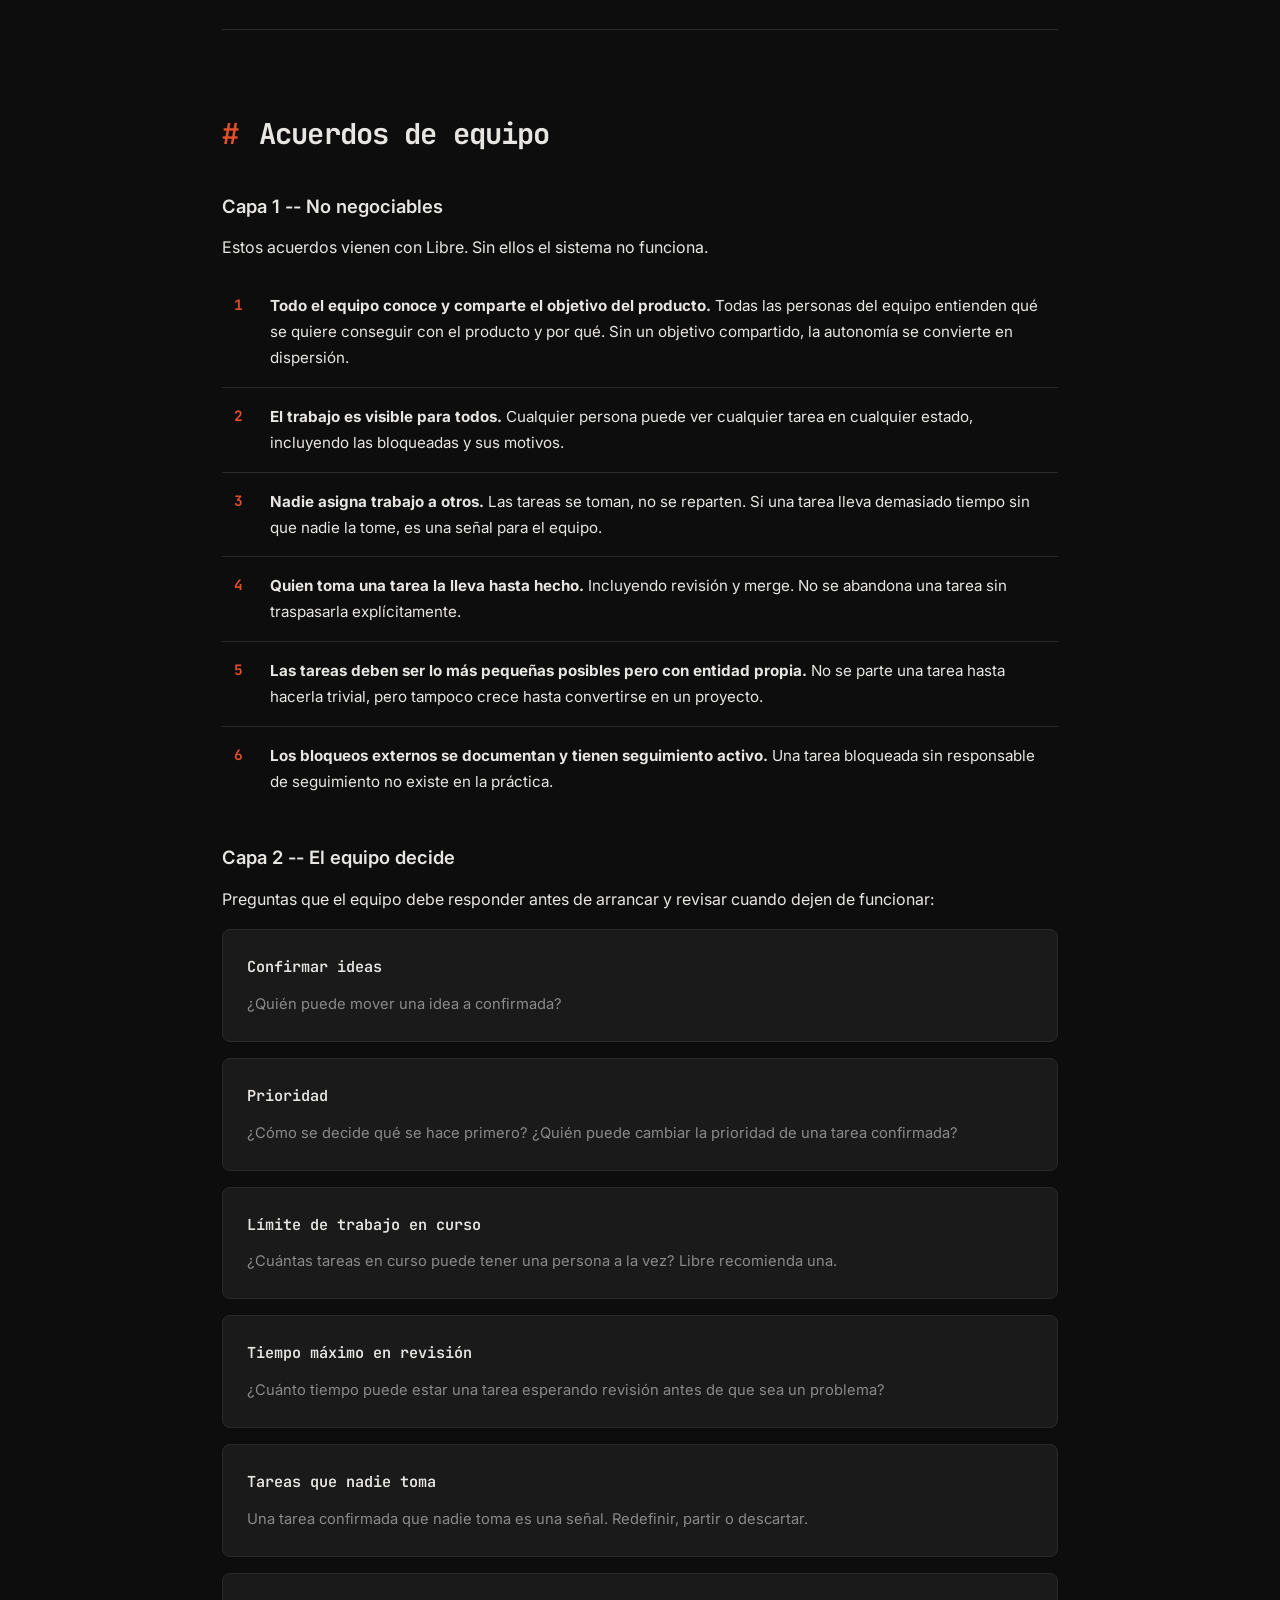
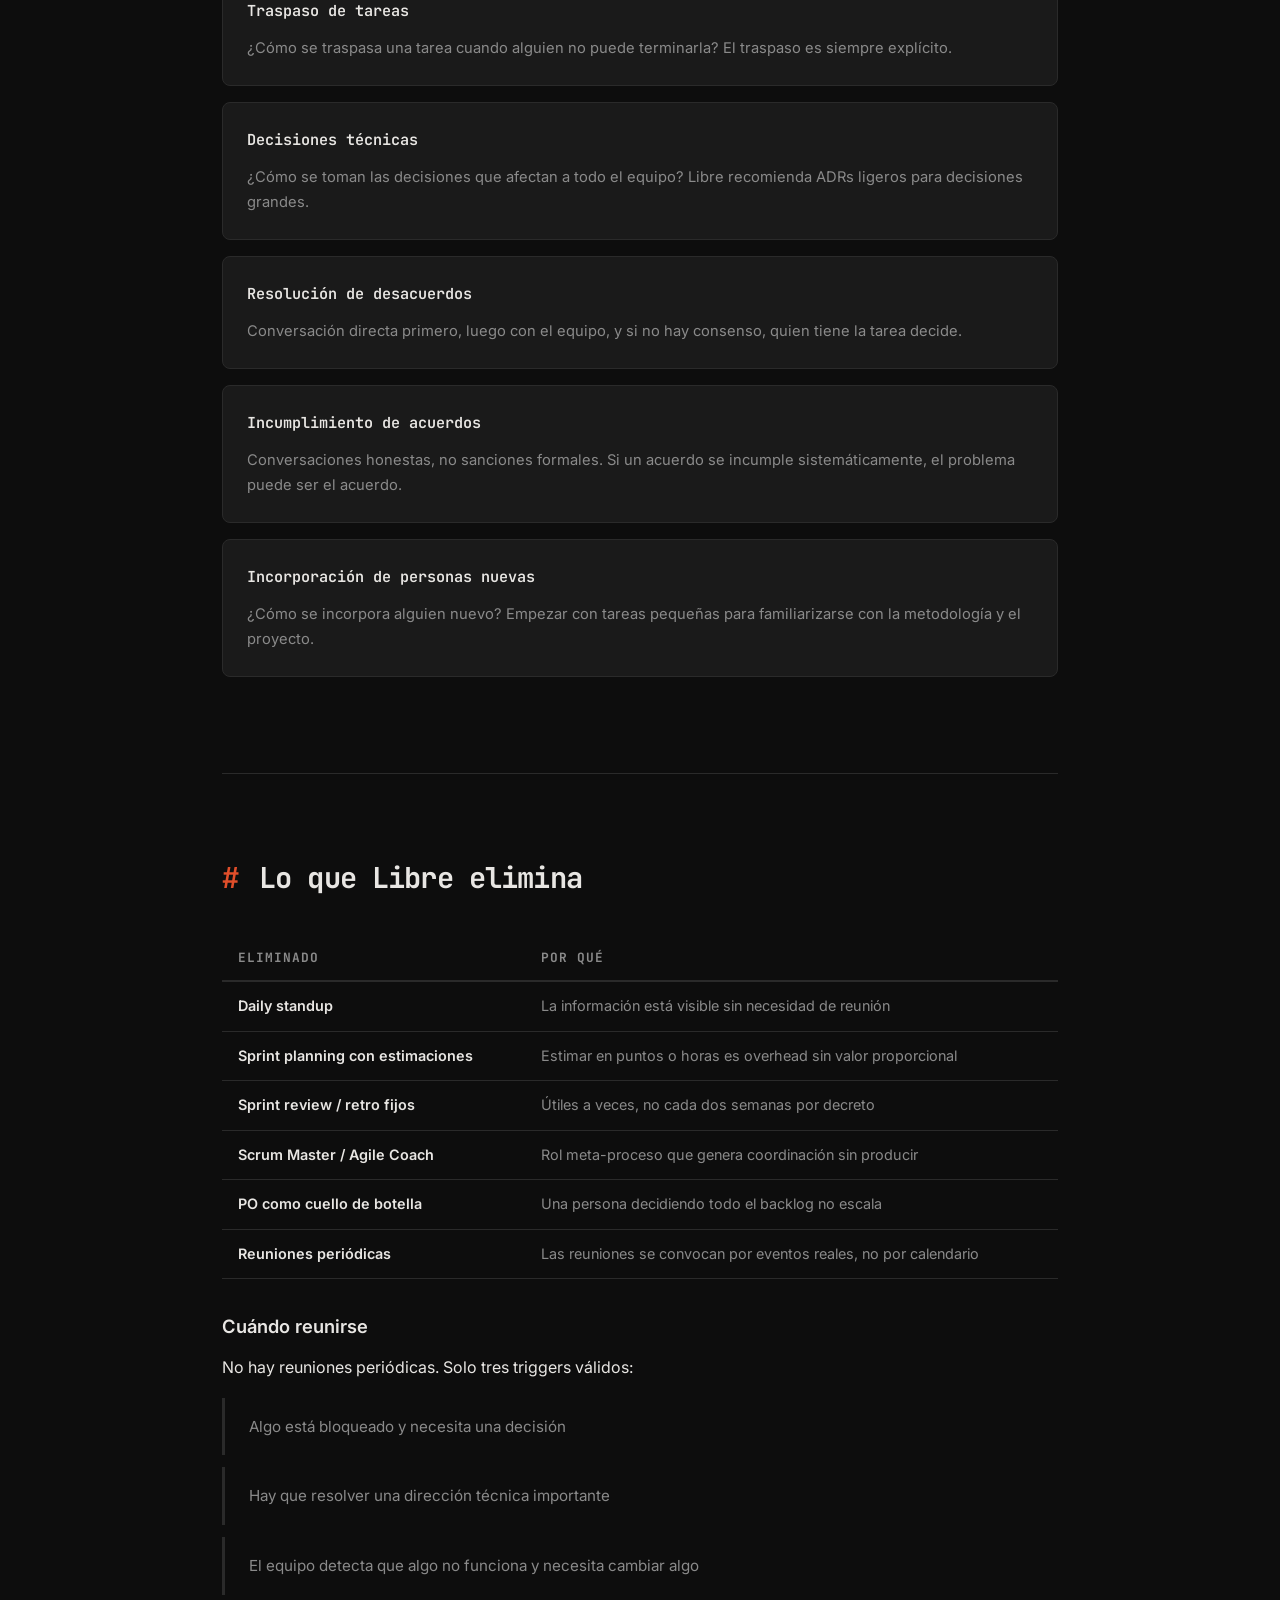
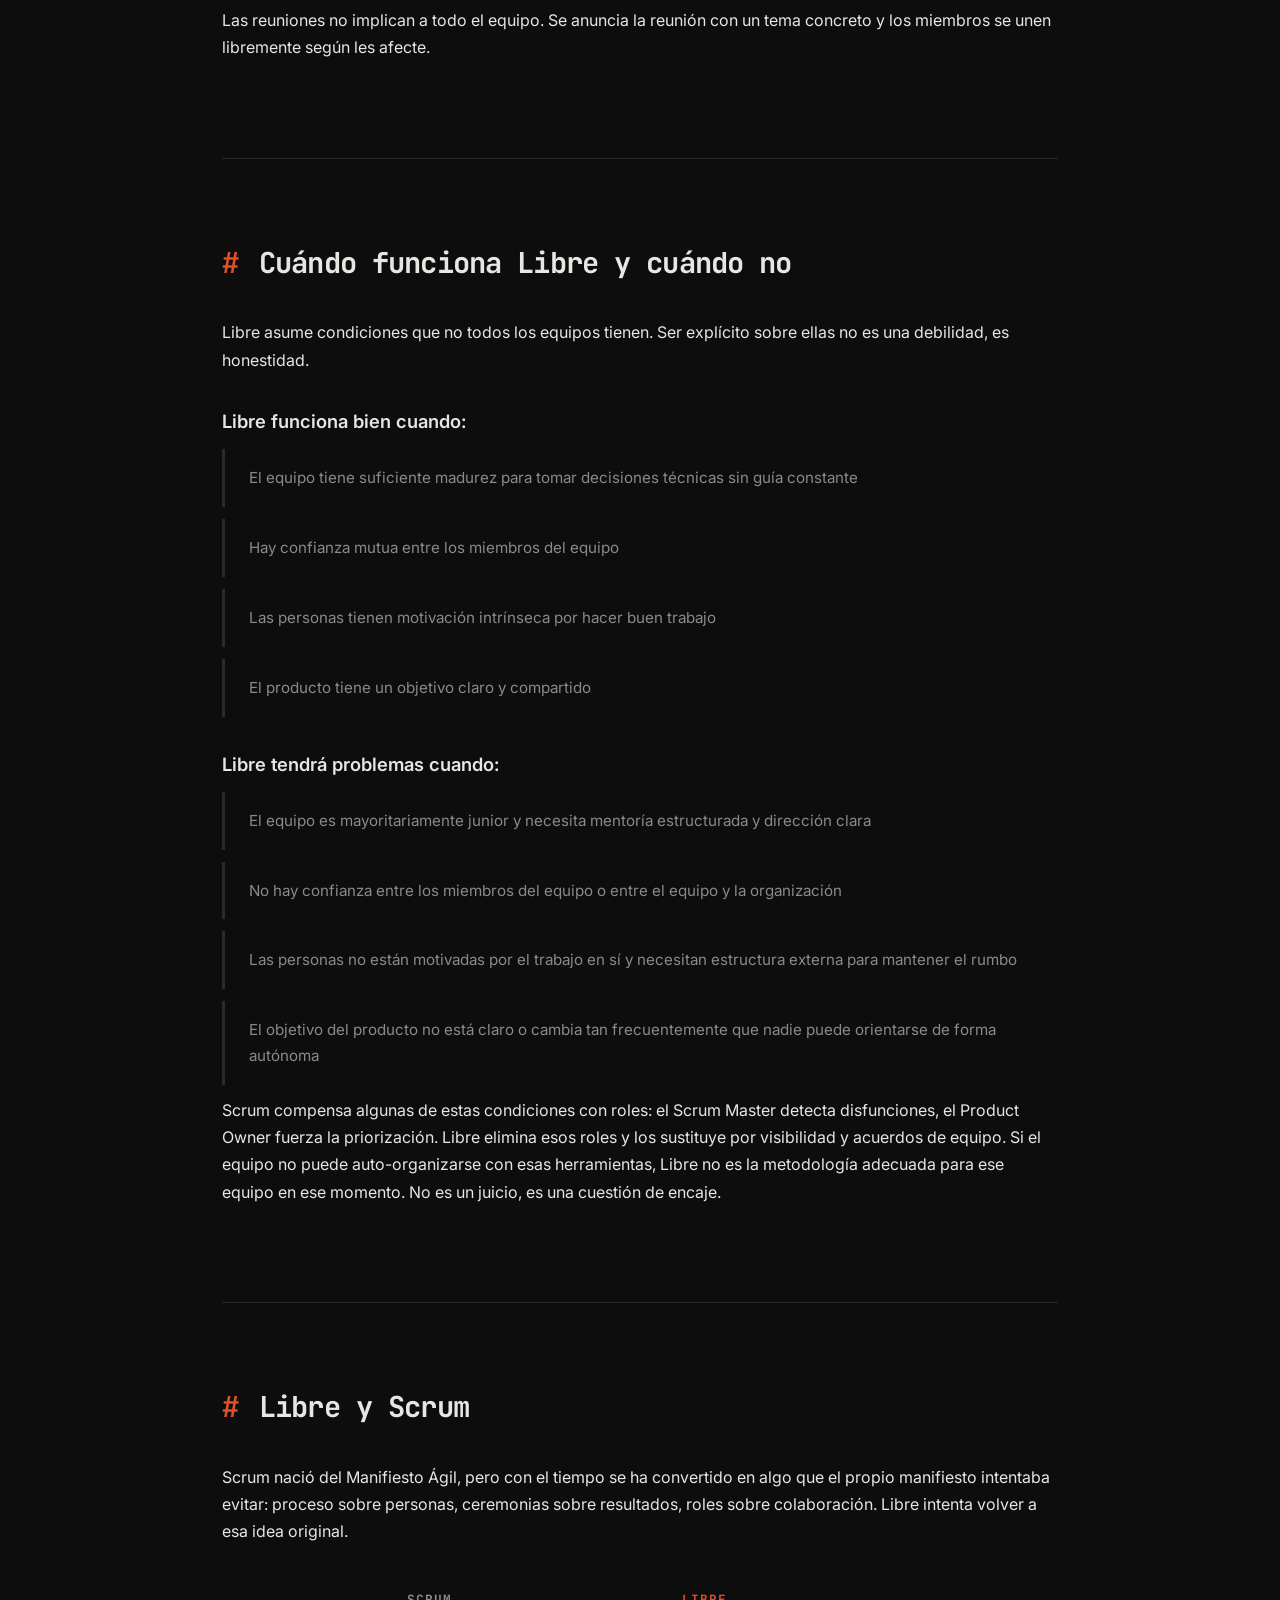
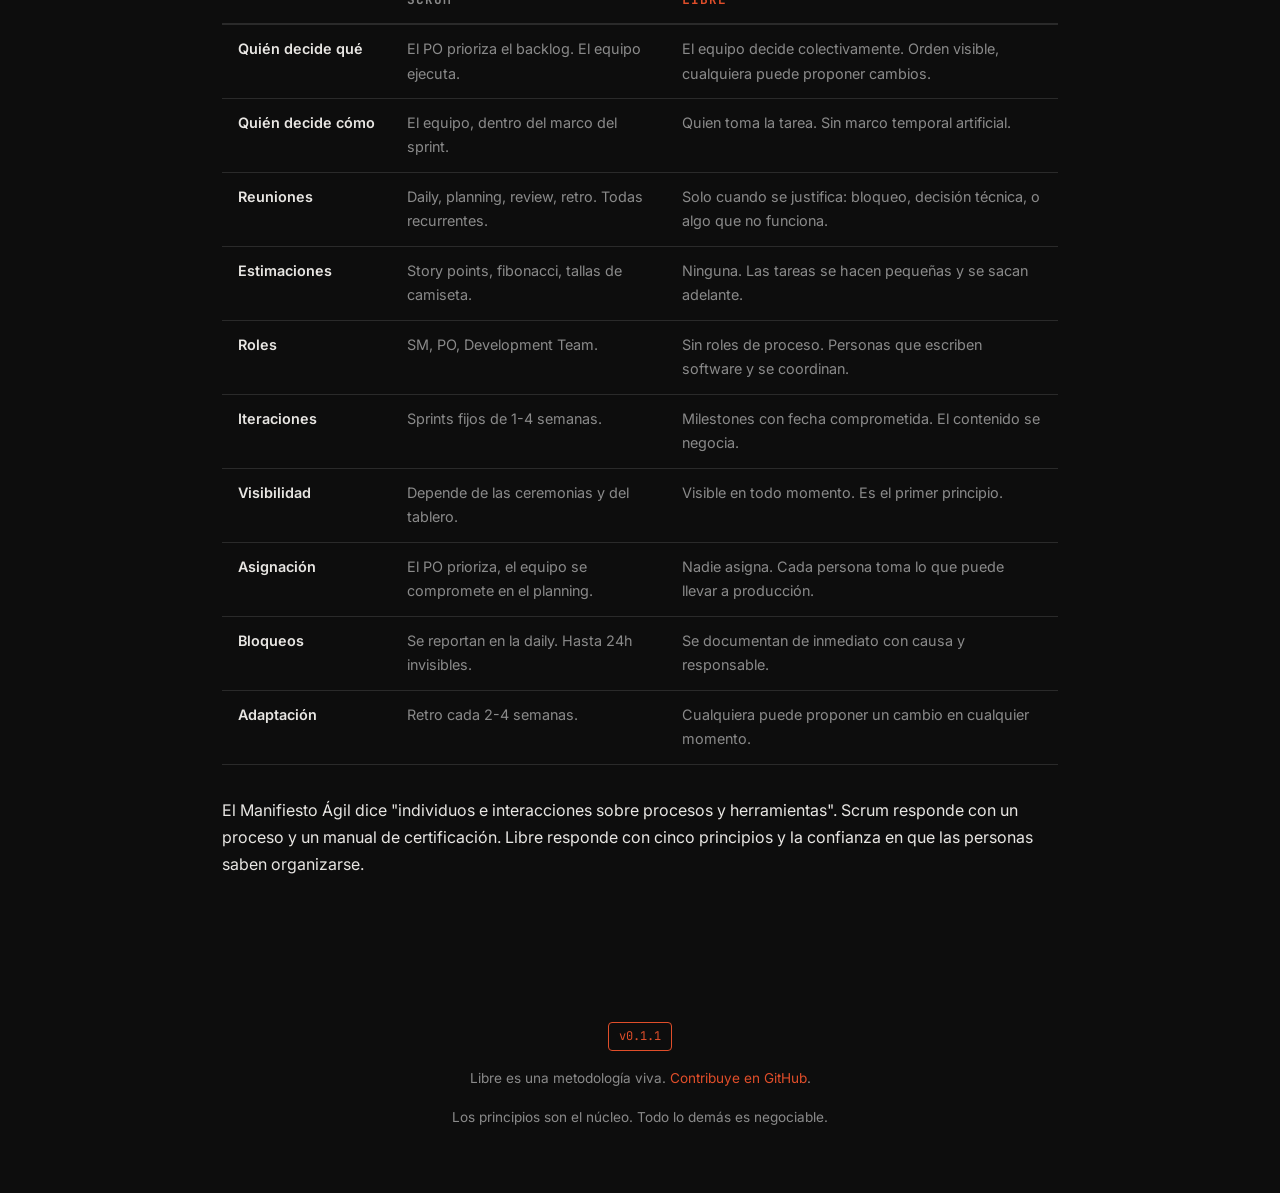
<file: docs/es/index.html>
<!DOCTYPE html>
<html lang="es">
<head>
  <meta charset="UTF-8">
  <meta name="viewport" content="width=device-width, initial-scale=1.0">
  <title>Libre -- Una Metodología de Desarrollo Anarquista</title>
  <meta name="description" content="Una metodología de desarrollo de software que elimina la burocracia sin perder alineación. Orden sin autoridad. Entrega sin burocracia.">
  <link rel="preconnect" href="https://fonts.googleapis.com">
  <link rel="preconnect" href="https://fonts.gstatic.com" crossorigin>
  <link href="https://fonts.googleapis.com/css2?family=Inter:wght@400;500;600;700&family=JetBrains+Mono:wght@400;500;600;700;800&display=swap" rel="stylesheet">
  <link rel="stylesheet" href="../style.css">
</head>
<body>

<nav>
  <div class="nav-inner">
    <a href="#" class="logo"><span>//</span> libre</a>
    <ul class="nav-links">
      <li><a href="#principios">Principios</a></li>
      <li><a href="#flujo">Flujo</a></li>
      <li><a href="#acuerdos">Acuerdos</a></li>
      <li><a href="#cuando">Cuándo funciona</a></li>
      <li><a href="#comparativa">vs Scrum</a></li>
      <li><a href="../" class="lang-switch">EN</a></li>
    </ul>
  </div>
</nav>

<main>

  <!-- HERO -->
  <section class="hero">
    <h1>Libre</h1>
    <p class="subtitle">Una Metodología de Desarrollo Anarquista</p>
    <blockquote>"Orden sin autoridad. Entrega sin burocracia."</blockquote>
    <p class="intro">Una metodología de desarrollo de software para equipos que quieren eliminar la burocracia, los roles no productivos y las reuniones periódicas sin perder alineación ni visibilidad. Construida sobre los principios anarquistas de autonomía, ayuda mutua y acuerdo voluntario.</p>
  </section>

  <!-- PRINCIPIOS -->
  <section id="principios">
    <h2><span class="section-number">#</span> Los cinco principios</h2>

    <div class="principle">
      <p class="principle-name"><span class="principle-number">1.</span> Visibilidad radical sobre control opaco</p>
      <p>El estado del trabajo es público para todos en todo momento. No hay información de estado privilegiada. La transparencia no es una herramienta de vigilancia, es la condición que hace posible todo lo demás.</p>
      <p class="principle-why"><em>Por qué es el primero:</em> la mayor parte del overhead de proceso existe para compensar la falta de información. Los standups existen porque la gente no sabe qué están haciendo los demás. Los informes de estado existen porque los managers no pueden ver el tablero. Si el estado del trabajo es visible para todos en todo momento, la mayor parte de ese overhead desaparece. La visibilidad es la base que hace viables los otros cuatro principios.</p>
    </div>

    <div class="principle">
      <p class="principle-name"><span class="principle-number">2.</span> Autonomía sobre jerarquía</p>
      <p>Ninguna persona tiene autoridad sobre el trabajo de otra. La coordinación emerge del acuerdo voluntario, no de la cadena de mando. Dentro del alcance de su tarea, cada persona decide cómo hacer el trabajo. Las decisiones que afectan a todo el equipo se toman colectivamente.</p>
      <p class="principle-why"><em>Por qué:</em> la asignación jerárquica crea cuellos de botella y elimina la responsabilidad. Cuando alguien elige su propio trabajo, responde ante sí mismo y ante el equipo, no ante un manager que repartió tickets. El resultado es un flujo más rápido y mayor responsabilidad. Esto no significa aislamiento: significa que la persona que hace el trabajo tiene la última palabra sobre cómo hacerlo, mientras que el equipo tiene la última palabra sobre lo que afecta a todos.</p>
    </div>

    <div class="principle">
      <p class="principle-name"><span class="principle-number">3.</span> Ayuda mutua sobre dependencia vertical</p>
      <p>Cuando alguien necesita ayuda, la pide libremente. Cuando alguien puede ayudar, lo ofrece. No hay un rol que intermedie ese intercambio ni una estructura que lo fuerce. La colaboración es horizontal o no es.</p>
      <p class="principle-why"><em>Por qué:</em> los roles de coordinación dedicados (Scrum Master, team lead como router) crean un punto único de fallo y ralentizan la comunicación. La colaboración directa entre las personas que tienen el contexto es más rápida y produce mejores resultados. Libre no obliga a nadie a ayudar, porque la ayuda forzada no es ayuda. Si el equipo detecta que la colaboración no está ocurriendo, es un trigger válido para una reunión: algo no funciona y el equipo necesita abordarlo.</p>
    </div>

    <div class="principle">
      <p class="principle-name"><span class="principle-number">4.</span> Acuerdo voluntario sobre norma impuesta</p>
      <p>Las reglas del equipo las escribe el equipo. Cualquier norma que no tenga el consenso de quienes la viven puede ser cuestionada, renegociada o eliminada. Libre es un punto de partida, no una constitución.</p>
      <p class="principle-why"><em>Por qué:</em> las normas impuestas desde fuera del equipo se cumplen por obligación, no por convicción. Tienden a sobrevivir a su utilidad porque nadie se siente con poder para cambiarlas. Cuando el equipo escribe sus propias normas, también sabe cuándo reescribirlas. Esto produce un proceso que evoluciona con el equipo en vez de calcificarse a su alrededor.</p>
    </div>

    <div class="principle">
      <p class="principle-name"><span class="principle-number">5.</span> Acción directa sobre proceso burocrático</p>
      <p>Si algo se puede hacer, se hace. No se espera aprobación, no se escala, no se agenda una reunión para decidir si agendar otra reunión. El trabajo avanza porque las personas avanzan, no porque el proceso lo autorice.</p>
      <p class="principle-why"><em>Por qué:</em> las cadenas de aprobación existen porque las organizaciones no confían en su gente. En un equipo que ha ganado confianza mutua, pedir permiso para actuar es pura fricción. El coste de hacer ocasionalmente algo que hay que deshacer es menor que el coste de esperar sistemáticamente autorización para hacer cualquier cosa.</p>
    </div>
  </section>

  <!-- FLUJO -->
  <section id="flujo">
    <h2><span class="section-number">#</span> El flujo de trabajo</h2>

    <div class="flow-diagram">
      <pre>IDEA -> [se decide] -> CONFIRMADA -> [se toma] -> EN CURSO -> REVISIÓN -> HECHO
                                                        |
                                                   [BLOQUEADA]</pre>
    </div>

    <p class="workflow-rationale">Estos seis estados son deliberados. Cada uno representa un cambio real en quién es responsable o qué puede pasar a continuación. Idea y Confirmada son estados separados porque la decisión de hacer algo es un compromiso real, no solo la existencia de la idea. No hay un estado "Preparada" entre Confirmada y En Curso porque una tarea confirmada ya está preparada: tiene un qué, un por qué y un criterio de hecho. Añadir más estados crearía proceso sin añadir información. Bloqueada no es un paso del flujo sino una condición que puede ocurrir durante En Curso, por eso se ramifica en vez de estar en la secuencia principal. Revisión existe porque la verificación por alguien distinto al autor detecta cosas que la auto-revisión no, pero es una verificación ligera, no una puerta de control.</p>

    <div class="state-card">
      <h3>Idea</h3>
      <p>Existe, pero nadie ha decidido si se hace. Cualquiera puede añadirla. No necesita criterios formales todavía.</p>
    </div>

    <div class="state-card">
      <h3>Confirmada</h3>
      <p>El equipo ha decidido que se va a hacer. Para llegar a este estado necesita:</p>
      <ul>
        <li><strong>Qué</strong> -- descripción en una o dos frases</li>
        <li><strong>Por qué</strong> -- el valor o problema que resuelve</li>
        <li><strong>Criterio de hecho</strong> -- cómo sabemos que está terminada</li>
      </ul>
      <p>Puede estar asociada a una milestone o estar en flujo libre.</p>
    </div>

    <div class="state-card">
      <h3>En curso</h3>
      <p>Alguien la ha tomado voluntariamente. Una persona, una tarea. Quien la toma la lleva hasta hecho. La razón para limitar el trabajo en curso es práctica: el cambio de contexto entre múltiples tareas ralentiza todas, y la responsabilidad compartida diluye la rendición de cuentas. Cuando una persona es responsable de principio a fin, las cosas se terminan más rápido y nada se queda en tierra de nadie. El equipo puede ajustar este límite en sus acuerdos, pero el valor por defecto es una.</p>
    </div>

    <div class="state-card">
      <h3>Bloqueada</h3>
      <p>La tarea no puede avanzar por una causa externa. Al bloquearla se documenta:</p>
      <ul>
        <li>Qué la bloquea (entidad concreta)</li>
        <li>Por qué no se puede continuar sin eso</li>
        <li>Quién está haciendo seguimiento del desbloqueo</li>
      </ul>
      <p>No es un estado invisible ni permanente. Tiene seguimiento activo.</p>
    </div>

    <div class="state-card">
      <h3>Revisión</h3>
      <p>La tarea está hecha pero necesita que otra persona verifique que cumple el criterio de hecho. No es un comité de aprobación, es una verificación ligera.</p>
    </div>

    <div class="state-card">
      <h3>Hecho</h3>
      <p>Mergeado y listo para desplegar. No en una rama, no pendiente de revisión.</p>
    </div>

    <h3>Milestones</h3>
    <p>Una milestone es una versión del software con fecha y contenido comprometido.</p>
    <ul class="trigger-list">
      <li>Tiene fecha y lista de tareas asociadas</li>
      <li>Si una tarea de la milestone se bloquea, es una señal de riesgo visible de inmediato</li>
      <li>Si hay demasiadas tareas para la fecha, se decide qué es prioritario, llegada la fecha saldrá lo que esté hecho</li>
      <li>Se cierra cuando sus tareas están hechas. Si todo está listo antes de la fecha, el equipo puede decidir desplegar ya o seguir trabajando en tareas adicionales, siempre que no se haya alcanzado la fecha límite</li>
    </ul>

    <p class="milestone-rationale"><em>Por qué milestones en vez de sprints:</em> un sprint es una caja de tiempo fija que se repite independientemente de si hay algo significativo que entregar. Esto crea presión artificial para llenar el contenedor y plazos artificiales que no corresponden a necesidades reales del producto. Una milestone está atada a un objetivo concreto: una versión, un release, un compromiso. Existe porque hay algo que entregar, no porque hayan pasado dos semanas. La fecha es real y el contenido se negocia, lo que invierte la dinámica del sprint donde la fecha es fija y el scope teóricamente también pero en la práctica se renegocia constantemente como "spillover".</p>

    <h3>Sobre las tareas</h3>
    <p>Las tareas deben ser lo más pequeñas posibles pero con entidad propia. Una tarea representa algo completo y con valor en sí mismo. El criterio de hecho es la guía: si tiene cinco condiciones distintas, probablemente son dos tareas.</p>
  </section>

  <!-- ACUERDOS -->
  <section id="acuerdos">
    <h2><span class="section-number">#</span> Acuerdos de equipo</h2>

    <h3>Capa 1 -- No negociables</h3>
    <p>Estos acuerdos vienen con Libre. Sin ellos el sistema no funciona.</p>

    <ol class="non-negotiable-list">
      <li><strong>Todo el equipo conoce y comparte el objetivo del producto.</strong> Todas las personas del equipo entienden qué se quiere conseguir con el producto y por qué. Sin un objetivo compartido, la autonomía se convierte en dispersión.</li>
      <li><strong>El trabajo es visible para todos.</strong> Cualquier persona puede ver cualquier tarea en cualquier estado, incluyendo las bloqueadas y sus motivos.</li>
      <li><strong>Nadie asigna trabajo a otros.</strong> Las tareas se toman, no se reparten. Si una tarea lleva demasiado tiempo sin que nadie la tome, es una señal para el equipo.</li>
      <li><strong>Quien toma una tarea la lleva hasta hecho.</strong> Incluyendo revisión y merge. No se abandona una tarea sin traspasarla explícitamente.</li>
      <li><strong>Las tareas deben ser lo más pequeñas posibles pero con entidad propia.</strong> No se parte una tarea hasta hacerla trivial, pero tampoco crece hasta convertirse en un proyecto.</li>
      <li><strong>Los bloqueos externos se documentan y tienen seguimiento activo.</strong> Una tarea bloqueada sin responsable de seguimiento no existe en la práctica.</li>
    </ol>

    <h3>Capa 2 -- El equipo decide</h3>
    <p>Preguntas que el equipo debe responder antes de arrancar y revisar cuando dejen de funcionar:</p>

    <div class="agreement-item">
      <h3>Confirmar ideas</h3>
      <p>¿Quién puede mover una idea a confirmada?</p>
    </div>

    <div class="agreement-item">
      <h3>Prioridad</h3>
      <p>¿Cómo se decide qué se hace primero? ¿Quién puede cambiar la prioridad de una tarea confirmada?</p>
    </div>

    <div class="agreement-item">
      <h3>Límite de trabajo en curso</h3>
      <p>¿Cuántas tareas en curso puede tener una persona a la vez? Libre recomienda una.</p>
    </div>

    <div class="agreement-item">
      <h3>Tiempo máximo en revisión</h3>
      <p>¿Cuánto tiempo puede estar una tarea esperando revisión antes de que sea un problema?</p>
    </div>

    <div class="agreement-item">
      <h3>Tareas que nadie toma</h3>
      <p>Una tarea confirmada que nadie toma es una señal. Redefinir, partir o descartar.</p>
    </div>

    <div class="agreement-item">
      <h3>Traspaso de tareas</h3>
      <p>¿Cómo se traspasa una tarea cuando alguien no puede terminarla? El traspaso es siempre explícito.</p>
    </div>

    <div class="agreement-item">
      <h3>Decisiones técnicas</h3>
      <p>¿Cómo se toman las decisiones que afectan a todo el equipo? Libre recomienda ADRs ligeros para decisiones grandes.</p>
    </div>

    <div class="agreement-item">
      <h3>Resolución de desacuerdos</h3>
      <p>Conversación directa primero, luego con el equipo, y si no hay consenso, quien tiene la tarea decide.</p>
    </div>

    <div class="agreement-item">
      <h3>Incumplimiento de acuerdos</h3>
      <p>Conversaciones honestas, no sanciones formales. Si un acuerdo se incumple sistemáticamente, el problema puede ser el acuerdo.</p>
    </div>

    <div class="agreement-item">
      <h3>Incorporación de personas nuevas</h3>
      <p>¿Cómo se incorpora alguien nuevo? Empezar con tareas pequeñas para familiarizarse con la metodología y el proyecto.</p>
    </div>
  </section>

  <!-- LO QUE ELIMINA -->
  <section id="elimina">
    <h2><span class="section-number">#</span> Lo que Libre elimina</h2>

    <div class="table-wrapper">
      <table>
        <thead>
          <tr>
            <th>Eliminado</th>
            <th>Por qué</th>
          </tr>
        </thead>
        <tbody>
          <tr><td>Daily standup</td><td>La información está visible sin necesidad de reunión</td></tr>
          <tr><td>Sprint planning con estimaciones</td><td>Estimar en puntos o horas es overhead sin valor proporcional</td></tr>
          <tr><td>Sprint review / retro fijos</td><td>Útiles a veces, no cada dos semanas por decreto</td></tr>
          <tr><td>Scrum Master / Agile Coach</td><td>Rol meta-proceso que genera coordinación sin producir</td></tr>
          <tr><td>PO como cuello de botella</td><td>Una persona decidiendo todo el backlog no escala</td></tr>
          <tr><td>Reuniones periódicas</td><td>Las reuniones se convocan por eventos reales, no por calendario</td></tr>
        </tbody>
      </table>
    </div>

    <h3>Cuándo reunirse</h3>
    <p>No hay reuniones periódicas. Solo tres triggers válidos:</p>
    <ol class="trigger-list">
      <li>Algo está bloqueado y necesita una decisión</li>
      <li>Hay que resolver una dirección técnica importante</li>
      <li>El equipo detecta que algo no funciona y necesita cambiar algo</li>
    </ol>
    <p>Las reuniones no implican a todo el equipo. Se anuncia la reunión con un tema concreto y los miembros se unen libremente según les afecte.</p>
  </section>

  <!-- CUÁNDO FUNCIONA -->
  <section id="cuando">
    <h2><span class="section-number">#</span> Cuándo funciona Libre y cuándo no</h2>

    <p>Libre asume condiciones que no todos los equipos tienen. Ser explícito sobre ellas no es una debilidad, es honestidad.</p>

    <h3>Libre funciona bien cuando:</h3>
    <ul class="trigger-list">
      <li>El equipo tiene suficiente madurez para tomar decisiones técnicas sin guía constante</li>
      <li>Hay confianza mutua entre los miembros del equipo</li>
      <li>Las personas tienen motivación intrínseca por hacer buen trabajo</li>
      <li>El producto tiene un objetivo claro y compartido</li>
    </ul>

    <h3>Libre tendrá problemas cuando:</h3>
    <ul class="trigger-list">
      <li>El equipo es mayoritariamente junior y necesita mentoría estructurada y dirección clara</li>
      <li>No hay confianza entre los miembros del equipo o entre el equipo y la organización</li>
      <li>Las personas no están motivadas por el trabajo en sí y necesitan estructura externa para mantener el rumbo</li>
      <li>El objetivo del producto no está claro o cambia tan frecuentemente que nadie puede orientarse de forma autónoma</li>
    </ul>

    <p>Scrum compensa algunas de estas condiciones con roles: el Scrum Master detecta disfunciones, el Product Owner fuerza la priorización. Libre elimina esos roles y los sustituye por visibilidad y acuerdos de equipo. Si el equipo no puede auto-organizarse con esas herramientas, Libre no es la metodología adecuada para ese equipo en ese momento. No es un juicio, es una cuestión de encaje.</p>
  </section>

  <!-- COMPARATIVA -->
  <section id="comparativa">
    <h2><span class="section-number">#</span> Libre y Scrum</h2>

    <p>Scrum nació del Manifiesto Ágil, pero con el tiempo se ha convertido en algo que el propio manifiesto intentaba evitar: proceso sobre personas, ceremonias sobre resultados, roles sobre colaboración. Libre intenta volver a esa idea original.</p>

    <div class="table-wrapper">
      <table class="comparison-table">
        <thead>
          <tr>
            <th></th>
            <th>Scrum</th>
            <th>Libre</th>
          </tr>
        </thead>
        <tbody>
          <tr>
            <td>Quién decide qué</td>
            <td>El PO prioriza el backlog. El equipo ejecuta.</td>
            <td>El equipo decide colectivamente. Orden visible, cualquiera puede proponer cambios.</td>
          </tr>
          <tr>
            <td>Quién decide cómo</td>
            <td>El equipo, dentro del marco del sprint.</td>
            <td>Quien toma la tarea. Sin marco temporal artificial.</td>
          </tr>
          <tr>
            <td>Reuniones</td>
            <td>Daily, planning, review, retro. Todas recurrentes.</td>
            <td>Solo cuando se justifica: bloqueo, decisión técnica, o algo que no funciona.</td>
          </tr>
          <tr>
            <td>Estimaciones</td>
            <td>Story points, fibonacci, tallas de camiseta.</td>
            <td>Ninguna. Las tareas se hacen pequeñas y se sacan adelante.</td>
          </tr>
          <tr>
            <td>Roles</td>
            <td>SM, PO, Development Team.</td>
            <td>Sin roles de proceso. Personas que escriben software y se coordinan.</td>
          </tr>
          <tr>
            <td>Iteraciones</td>
            <td>Sprints fijos de 1-4 semanas.</td>
            <td>Milestones con fecha comprometida. El contenido se negocia.</td>
          </tr>
          <tr>
            <td>Visibilidad</td>
            <td>Depende de las ceremonias y del tablero.</td>
            <td>Visible en todo momento. Es el primer principio.</td>
          </tr>
          <tr>
            <td>Asignación</td>
            <td>El PO prioriza, el equipo se compromete en el planning.</td>
            <td>Nadie asigna. Cada persona toma lo que puede llevar a producción.</td>
          </tr>
          <tr>
            <td>Bloqueos</td>
            <td>Se reportan en la daily. Hasta 24h invisibles.</td>
            <td>Se documentan de inmediato con causa y responsable.</td>
          </tr>
          <tr>
            <td>Adaptación</td>
            <td>Retro cada 2-4 semanas.</td>
            <td>Cualquiera puede proponer un cambio en cualquier momento.</td>
          </tr>
        </tbody>
      </table>
    </div>

    <p>El Manifiesto Ágil dice "individuos e interacciones sobre procesos y herramientas". Scrum responde con un proceso y un manual de certificación. Libre responde con cinco principios y la confianza en que las personas saben organizarse.</p>
  </section>

</main>

<footer>
  <div class="version-badge">v0.1.1</div>
  <p>Libre es una metodología viva. <a href="https://github.com/josecriane/libre">Contribuye en GitHub</a>.</p>
  <p>Los principios son el núcleo. Todo lo demás es negociable.</p>
</footer>

</body>
</html>
</file>
<file: docs/style.css>
:root {
  --bg: #0d0d0d;
  --bg-surface: #161616;
  --bg-card: #1a1a1a;
  --text: #e8e6e3;
  --text-muted: #8a8a8a;
  --accent: #e04e2a;
  --accent-soft: rgba(224, 78, 42, 0.15);
  --border: #2a2a2a;
  --font-body: 'Inter', -apple-system, BlinkMacSystemFont, 'Segoe UI', sans-serif;
  --font-mono: 'JetBrains Mono', 'Fira Code', 'Cascadia Code', monospace;
}

* {
  margin: 0;
  padding: 0;
  box-sizing: border-box;
}

html {
  scroll-behavior: smooth;
  font-size: 16px;
}

body {
  font-family: var(--font-body);
  background: var(--bg);
  color: var(--text);
  line-height: 1.7;
  -webkit-font-smoothing: antialiased;
}

/* ---- NAV ---- */

nav {
  position: fixed;
  top: 0;
  width: 100%;
  background: rgba(13, 13, 13, 0.9);
  backdrop-filter: blur(12px);
  -webkit-backdrop-filter: blur(12px);
  border-bottom: 1px solid var(--border);
  z-index: 100;
  padding: 0 2rem;
}

nav .nav-inner {
  max-width: 900px;
  margin: 0 auto;
  display: flex;
  justify-content: space-between;
  align-items: center;
  height: 56px;
}

nav .logo {
  font-family: var(--font-mono);
  font-size: 1.1rem;
  font-weight: 700;
  color: var(--text);
  text-decoration: none;
  letter-spacing: -0.02em;
}

nav .logo span {
  color: var(--accent);
}

nav .nav-links {
  display: flex;
  gap: 1.5rem;
  align-items: center;
  list-style: none;
}

nav .nav-links a {
  color: var(--text-muted);
  text-decoration: none;
  font-size: 0.85rem;
  transition: color 0.2s;
}

nav .nav-links a:hover {
  color: var(--text);
}

.lang-switch {
  font-family: var(--font-mono);
  font-size: 0.8rem;
  color: var(--text-muted);
  text-decoration: none;
  border: 1px solid var(--border);
  padding: 0.25rem 0.6rem;
  border-radius: 4px;
  transition: all 0.2s;
}

.lang-switch:hover {
  color: var(--text);
  border-color: var(--text-muted);
}

/* ---- LAYOUT ---- */

main {
  max-width: 900px;
  margin: 0 auto;
  padding: 0 2rem;
}

section {
  padding: 5rem 0;
  border-bottom: 1px solid var(--border);
}

section:last-child {
  border-bottom: none;
}

/* ---- HERO ---- */

.hero {
  padding-top: 10rem;
  padding-bottom: 5rem;
  text-align: center;
}

.hero h1 {
  font-family: var(--font-mono);
  font-size: 4rem;
  font-weight: 800;
  letter-spacing: -0.04em;
  margin-bottom: 0.5rem;
}

.hero .subtitle {
  font-family: var(--font-mono);
  font-size: 1rem;
  color: var(--text-muted);
  text-transform: uppercase;
  letter-spacing: 0.15em;
  margin-bottom: 2.5rem;
}

.hero blockquote {
  font-size: 1.3rem;
  font-style: italic;
  color: var(--accent);
  border: none;
  padding: 0;
  margin-bottom: 0.5rem;
}

.hero .quote-translation {
  font-size: 0.9rem;
  color: var(--text-muted);
  font-style: italic;
}

.hero .intro {
  max-width: 640px;
  margin: 2.5rem auto 0;
  font-size: 1.1rem;
  color: var(--text-muted);
  line-height: 1.8;
}

/* ---- TYPOGRAPHY ---- */

h2 {
  font-family: var(--font-mono);
  font-size: 1.8rem;
  font-weight: 700;
  letter-spacing: -0.03em;
  margin-bottom: 2rem;
}

h2 .section-number {
  color: var(--accent);
  margin-right: 0.3rem;
}

h3 {
  font-size: 1.15rem;
  font-weight: 600;
  margin-bottom: 0.75rem;
  margin-top: 2rem;
}

p {
  margin-bottom: 1rem;
}

/* ---- PRINCIPLES ---- */

.principle {
  margin-bottom: 2.5rem;
  padding-left: 1.5rem;
  border-left: 3px solid var(--border);
  transition: border-color 0.3s;
}

.principle:hover {
  border-left-color: var(--accent);
}

.principle .principle-name {
  font-family: var(--font-mono);
  font-size: 1.05rem;
  font-weight: 600;
  margin-bottom: 0.5rem;
}

.principle .principle-number {
  color: var(--accent);
  margin-right: 0.4rem;
}

.principle p {
  color: var(--text-muted);
  font-size: 0.95rem;
}

/* ---- WORKFLOW ---- */

.flow-diagram {
  background: var(--bg-surface);
  border: 1px solid var(--border);
  border-radius: 8px;
  padding: 2rem;
  margin: 2rem 0;
  overflow-x: auto;
}

.flow-diagram pre {
  font-family: var(--font-mono);
  font-size: 0.85rem;
  color: var(--text);
  white-space: pre;
  line-height: 1.6;
}

.state-card {
  background: var(--bg-card);
  border: 1px solid var(--border);
  border-radius: 8px;
  padding: 1.5rem;
  margin-bottom: 1rem;
  transition: border-color 0.2s;
}

.state-card:hover {
  border-color: var(--accent);
}

.state-card h3 {
  font-family: var(--font-mono);
  font-size: 1rem;
  margin-top: 0;
  margin-bottom: 0.75rem;
}

.state-card p,
.state-card li {
  color: var(--text-muted);
  font-size: 0.92rem;
}

.state-card ul {
  list-style: none;
  padding: 0;
}

.state-card ul li {
  padding-left: 1.2rem;
  position: relative;
  margin-bottom: 0.3rem;
}

.state-card ul li::before {
  content: '';
  position: absolute;
  left: 0;
  top: 0.6em;
  width: 6px;
  height: 6px;
  background: var(--accent);
  border-radius: 50%;
}

/* ---- TABLE ---- */

.table-wrapper {
  overflow-x: auto;
  margin: 2rem 0;
}

table {
  width: 100%;
  border-collapse: collapse;
  font-size: 0.9rem;
}

thead th {
  font-family: var(--font-mono);
  font-size: 0.8rem;
  text-transform: uppercase;
  letter-spacing: 0.08em;
  color: var(--text-muted);
  text-align: left;
  padding: 0.75rem 1rem;
  border-bottom: 2px solid var(--border);
}

tbody td {
  padding: 0.75rem 1rem;
  border-bottom: 1px solid var(--border);
  vertical-align: top;
  color: var(--text-muted);
}

tbody tr:hover td {
  color: var(--text);
}

tbody td:first-child {
  font-weight: 600;
  color: var(--text);
  white-space: nowrap;
}

/* ---- COMPARISON TABLE ---- */

.comparison-table thead th:nth-child(2) {
  color: var(--text-muted);
}

.comparison-table thead th:nth-child(3) {
  color: var(--accent);
}

/* ---- AGREEMENTS ---- */

.agreement-item {
  background: var(--bg-card);
  border: 1px solid var(--border);
  border-radius: 8px;
  padding: 1.5rem;
  margin-bottom: 1rem;
}

.agreement-item h3 {
  margin-top: 0;
  font-family: var(--font-mono);
  font-size: 0.95rem;
}

.agreement-item p {
  color: var(--text-muted);
  font-size: 0.92rem;
  margin-bottom: 0;
}

.non-negotiable-list {
  list-style: none;
  padding: 0;
  counter-reset: nn;
}

.non-negotiable-list li {
  counter-increment: nn;
  padding: 1rem 1rem 1rem 3rem;
  border-bottom: 1px solid var(--border);
  position: relative;
  font-size: 0.95rem;
}

.non-negotiable-list li:last-child {
  border-bottom: none;
}

.non-negotiable-list li::before {
  content: counter(nn);
  position: absolute;
  left: 0.75rem;
  font-family: var(--font-mono);
  font-weight: 700;
  color: var(--accent);
  font-size: 0.9rem;
}

/* ---- MEETINGS ---- */

.trigger-list {
  list-style: none;
  padding: 0;
}

.trigger-list li {
  padding: 1rem 1rem 1rem 1.5rem;
  border-left: 3px solid var(--border);
  margin-bottom: 0.75rem;
  color: var(--text-muted);
  font-size: 0.95rem;
  transition: border-color 0.2s;
}

.trigger-list li:hover {
  border-left-color: var(--accent);
}

/* ---- FOOTER ---- */

footer {
  max-width: 900px;
  margin: 0 auto;
  padding: 3rem 2rem;
  text-align: center;
  color: var(--text-muted);
  font-size: 0.85rem;
}

footer a {
  color: var(--accent);
  text-decoration: none;
}

footer a:hover {
  text-decoration: underline;
}

.version-badge {
  display: inline-block;
  font-family: var(--font-mono);
  font-size: 0.75rem;
  color: var(--accent);
  border: 1px solid var(--accent);
  padding: 0.2rem 0.6rem;
  border-radius: 4px;
  margin-bottom: 1rem;
}

/* ---- RESPONSIVE ---- */

@media (max-width: 640px) {
  .hero h1 {
    font-size: 2.5rem;
  }

  .hero .subtitle {
    font-size: 0.8rem;
  }

  h2 {
    font-size: 1.4rem;
  }

  section {
    padding: 3rem 0;
  }

  .hero {
    padding-top: 7rem;
    padding-bottom: 3rem;
  }

  nav .nav-links {
    gap: 1rem;
  }

  nav .nav-links a {
    font-size: 0.78rem;
  }

  table {
    font-size: 0.8rem;
  }

  thead th,
  tbody td {
    padding: 0.5rem 0.6rem;
  }
}
</file>
